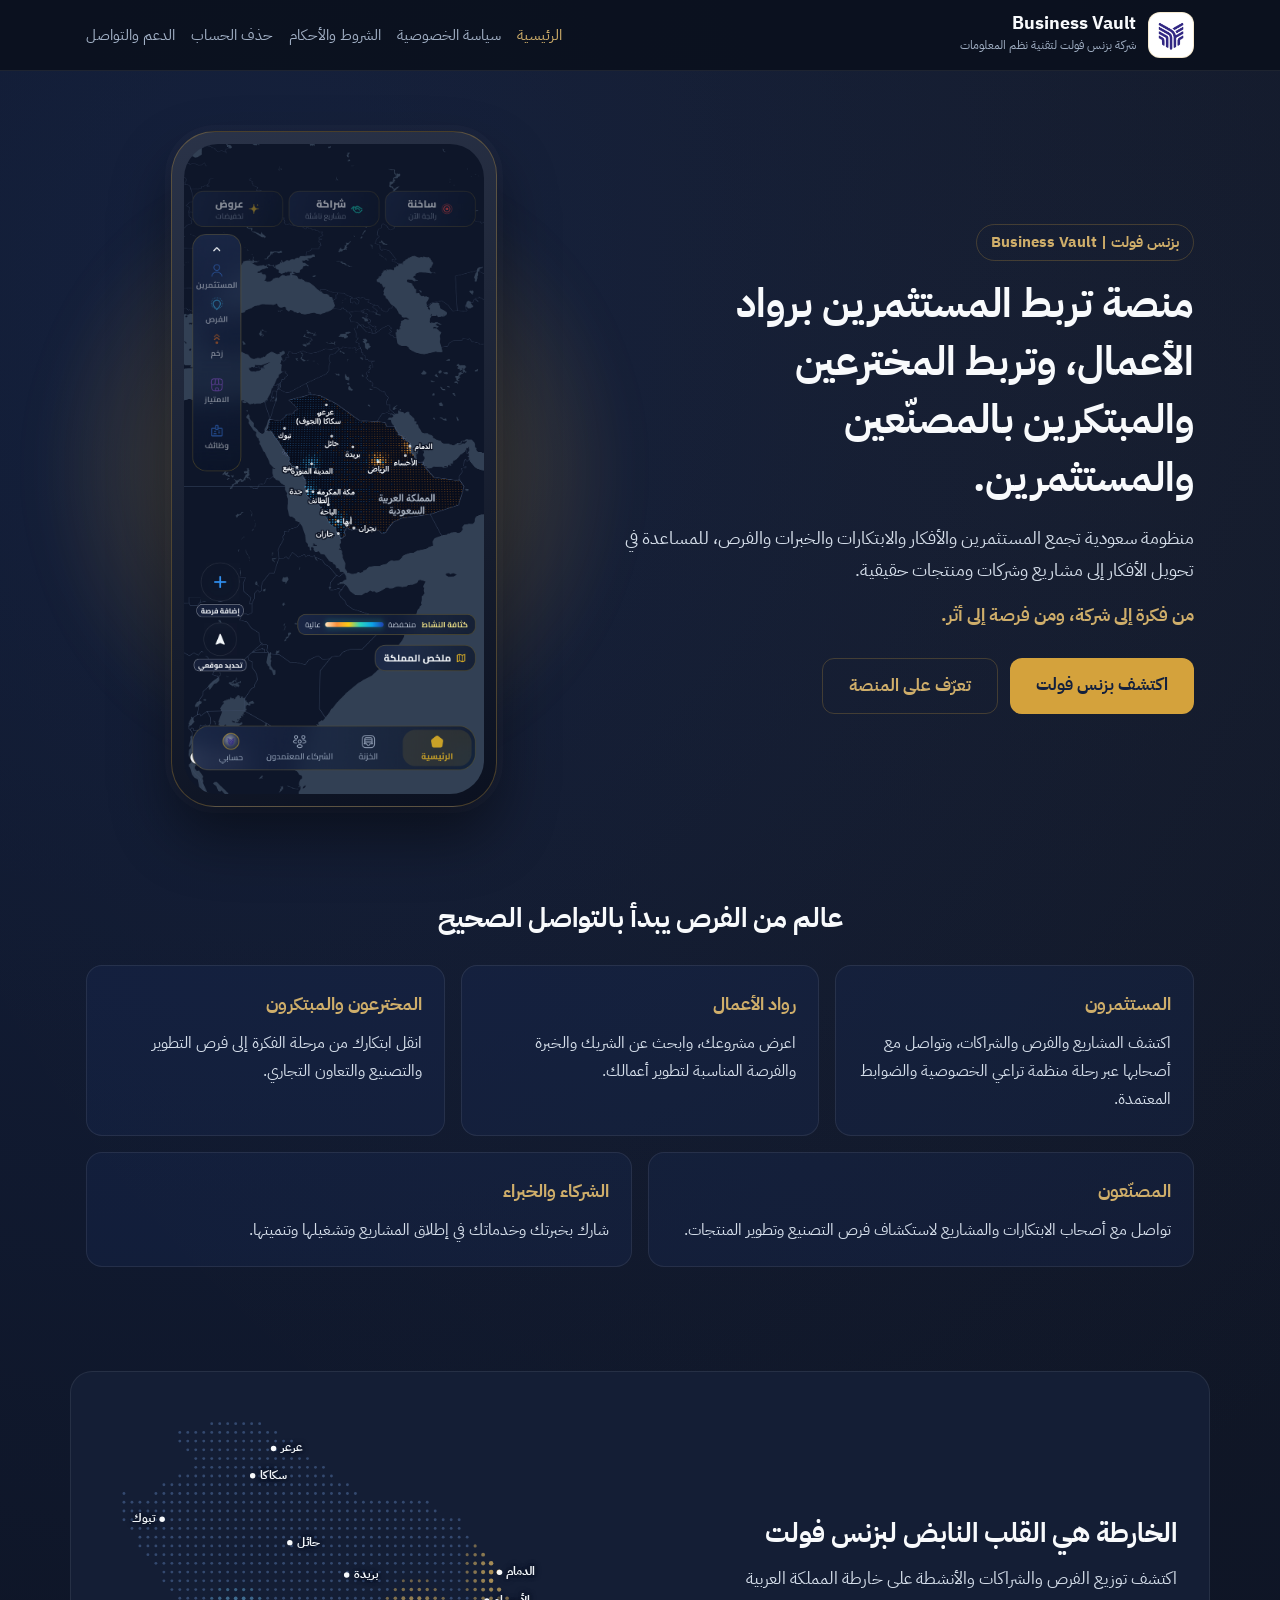
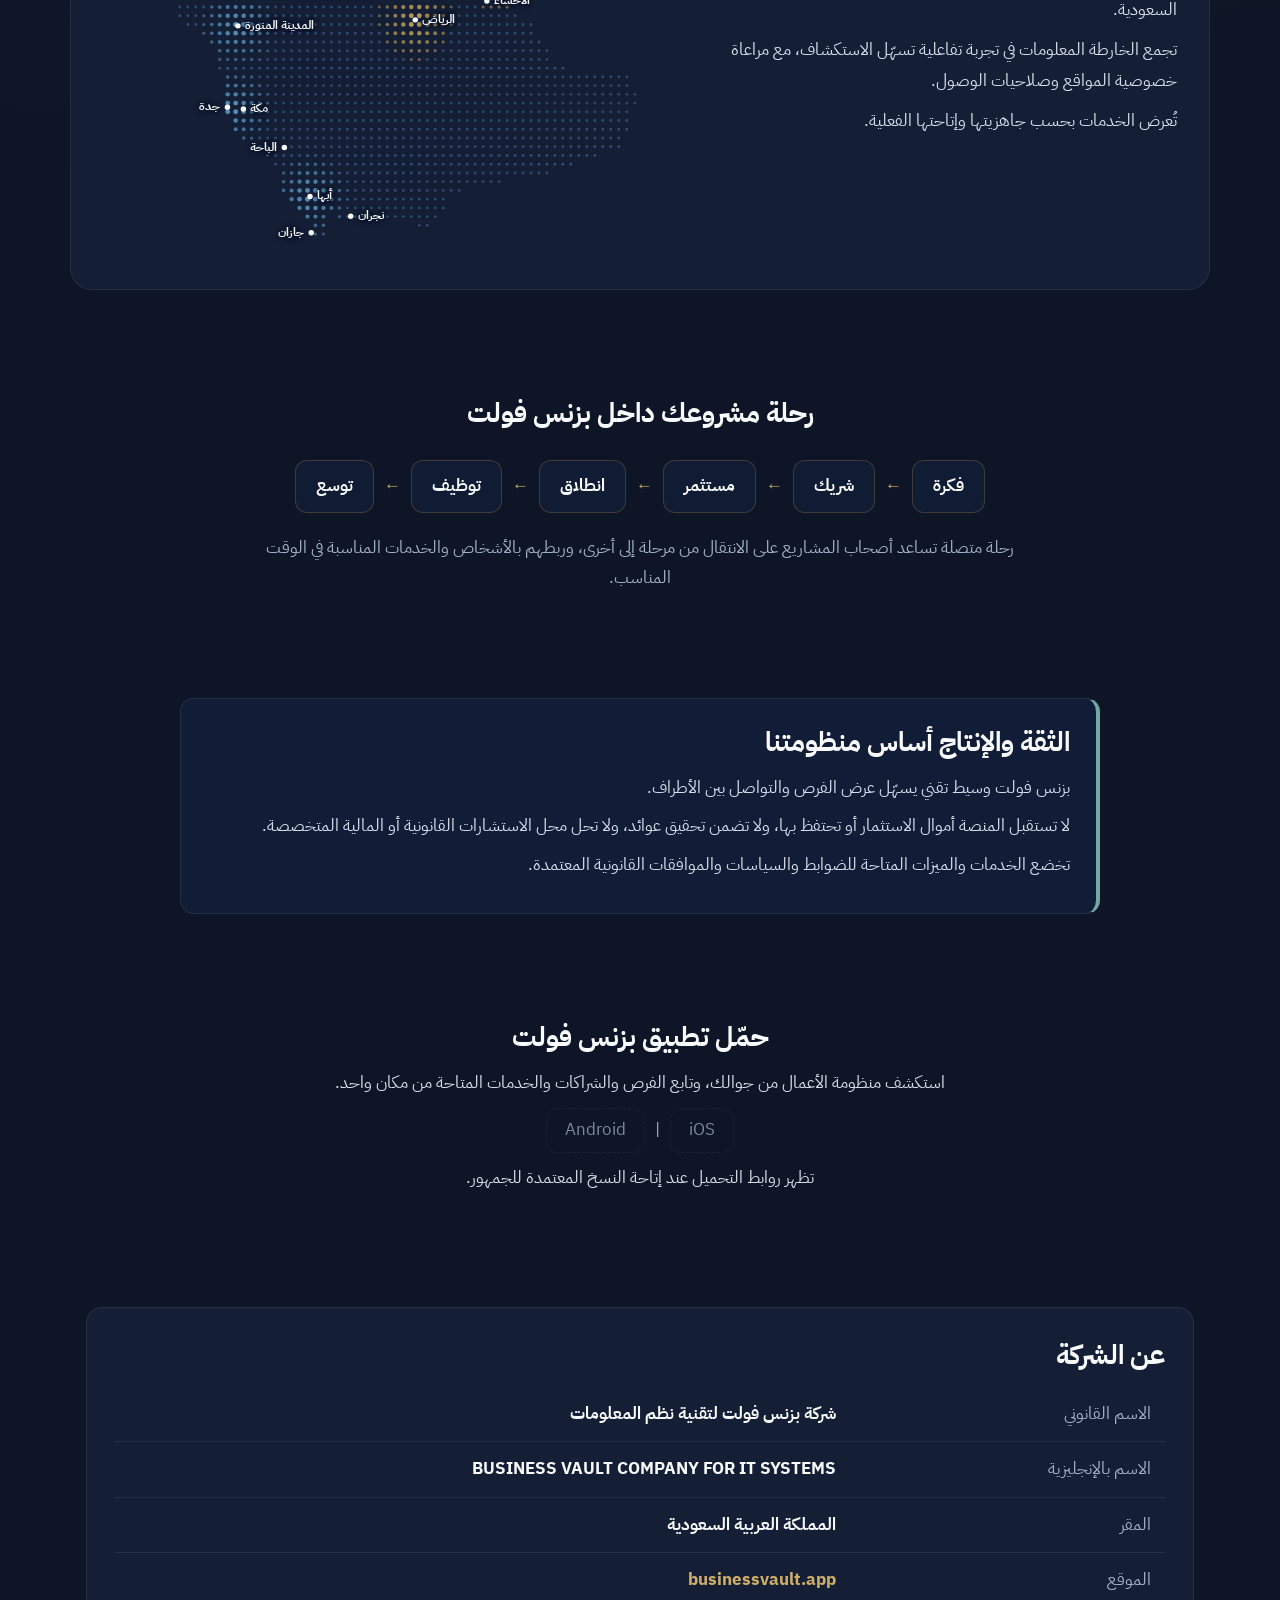
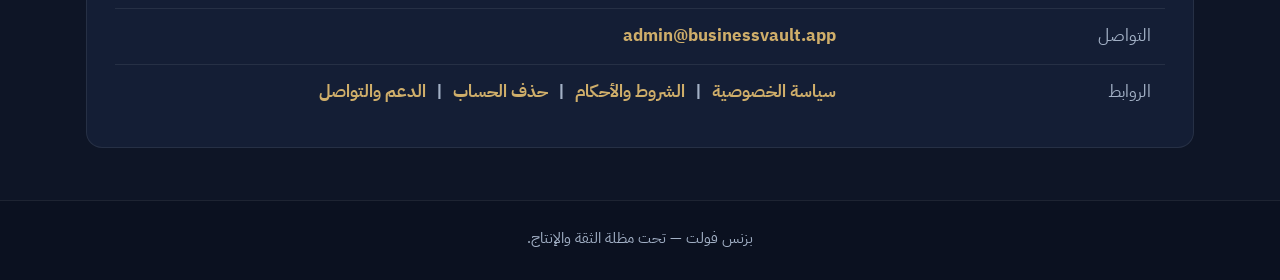
<file: index.html>
<!doctype html>
<html lang="ar" dir="rtl">
<head>
<meta charset="utf-8">
<meta name="viewport" content="width=device-width,initial-scale=1">
<meta http-equiv="Content-Security-Policy" content="default-src 'none'; style-src 'self'; img-src 'self'; font-src 'self'; base-uri 'none'; form-action 'none'">
<meta name="referrer" content="strict-origin-when-cross-origin">
<meta name="description" content="منصة تربط المستثمرين برواد الأعمال، وتربط المخترعين والمبتكرين بالمصنّعين والمستثمرين.">
<meta name="theme-color" content="#1E3468">
<link rel="canonical" href="https://businessvault.app/">
<title>بزنس فولت | Business Vault</title>
<link rel="stylesheet" href="assets/home.css">
<link rel="stylesheet" href="assets/ksa-labels.css">
</head>
<body>
<a class="skip" href="#content">تخطَّ إلى المحتوى</a>
<header><div class="container nav-wrapper">
<a href="./" class="brand"><span class="brand-logo"><img src="assets/logo.png" alt="شعار Business Vault" width="36" height="36"></span><span class="brand-text"><strong>Business Vault</strong><small>شركة بزنس فولت لتقنية نظم المعلومات</small></span></a>
<nav aria-label="روابط الموقع"><ul><li><a href="./" aria-current="page">الرئيسية</a></li><li><a href="privacy/">سياسة الخصوصية</a></li><li><a href="terms/">الشروط والأحكام</a></li><li><a href="account-deletion/">حذف الحساب</a></li><li><a href="support/">الدعم والتواصل</a></li></ul></nav>
</div></header>
<main id="content">
<section class="hero"><div class="container hero-grid">
<div class="hero-text">
<p class="eyebrow">بزنس فولت | <span class="ltr">Business Vault</span></p>
<h1>منصة تربط المستثمرين برواد الأعمال، وتربط المخترعين والمبتكرين بالمصنّعين والمستثمرين.</h1>
<p class="hero-desc">منظومة سعودية تجمع المستثمرين والأفكار والابتكارات والخبرات والفرص، للمساعدة في تحويل الأفكار إلى مشاريع وشركات ومنتجات حقيقية.</p>
<p class="tagline">من فكرة إلى شركة، ومن فرصة إلى أثر.</p>
<div class="cta"><a class="btn btn-gold" href="#audiences">اكتشف بزنس فولت</a><a class="btn btn-line" href="#map">تعرّف على المنصة</a></div>
</div>
<div class="hero-visual"><div class="phone"><div class="phone-screen"><img src="assets/app-home.png" alt="الشاشة الرئيسية في تطبيق بزنس فولت" width="780" height="1691"></div></div></div>
</div></section>
<section id="audiences"><div class="container">
<div class="section-header"><h2>عالم من الفرص يبدأ بالتواصل الصحيح</h2></div>
<div class="grid"><div class="feature"><h3>المستثمرون</h3><p>اكتشف المشاريع والفرص والشراكات، وتواصل مع أصحابها عبر رحلة منظمة تراعي الخصوصية والضوابط المعتمدة.</p></div><div class="feature"><h3>رواد الأعمال</h3><p>اعرض مشروعك، وابحث عن الشريك والخبرة والفرصة المناسبة لتطوير أعمالك.</p></div><div class="feature"><h3>المخترعون والمبتكرون</h3><p>انقل ابتكارك من مرحلة الفكرة إلى فرص التطوير والتصنيع والتعاون التجاري.</p></div><div class="feature"><h3>المصنّعون</h3><p>تواصل مع أصحاب الابتكارات والمشاريع لاستكشاف فرص التصنيع وتطوير المنتجات.</p></div><div class="feature"><h3>الشركاء والخبراء</h3><p>شارك بخبرتك وخدماتك في إطلاق المشاريع وتشغيلها وتنميتها.</p></div></div>
</div></section>
<section id="map"><div class="container map-box">
<div class="map-text">
<h2>الخارطة هي القلب النابض لبزنس فولت</h2>
<p>اكتشف توزيع الفرص والشراكات والأنشطة على خارطة المملكة العربية السعودية.</p>
<p>تجمع الخارطة المعلومات في تجربة تفاعلية تسهّل الاستكشاف، مع مراعاة خصوصية المواقع وصلاحيات الوصول.</p>
<p class="muted">تُعرض الخدمات بحسب جاهزيتها وإتاحتها الفعلية.</p>
</div>
<div class="map-img"><div class="ksa"><img src="assets/ksa-map.svg" alt="خارطة المملكة العربية السعودية" width="797" height="664"><div class="cities" aria-hidden="true"><span class="city c1">عرعر</span><span class="city c2">سكاكا</span><span class="city c3">تبوك</span><span class="city c4">حائل</span><span class="city c5">بريدة</span><span class="city c6">المدينة المنورة</span><span class="city c7">الرياض</span><span class="city c8">الدمام</span><span class="city c9">الأحساء</span><span class="city c10">جدة</span><span class="city c11">مكة</span><span class="city c12">الباحة</span><span class="city c13">أبها</span><span class="city c14">نجران</span><span class="city c15">جازان</span></div></div></div>
</div></section>
<section id="journey"><div class="container">
<div class="section-header"><h2>رحلة مشروعك داخل بزنس فولت</h2></div>
<ol class="journey"><li class="step">فكرة</li><li class="arrow" aria-hidden="true">←</li><li class="step">شريك</li><li class="arrow" aria-hidden="true">←</li><li class="step">مستثمر</li><li class="arrow" aria-hidden="true">←</li><li class="step">انطلاق</li><li class="arrow" aria-hidden="true">←</li><li class="step">توظيف</li><li class="arrow" aria-hidden="true">←</li><li class="step">توسع</li></ol>
<p class="lead-c">رحلة متصلة تساعد أصحاب المشاريع على الانتقال من مرحلة إلى أخرى، وربطهم بالأشخاص والخدمات المناسبة في الوقت المناسب.</p>
</div></section>
<section id="trust"><div class="container"><div class="legal-banner">
<h2>الثقة والإنتاج أساس منظومتنا</h2>
<p>بزنس فولت وسيط تقني يسهّل عرض الفرص والتواصل بين الأطراف.</p>
<p>لا تستقبل المنصة أموال الاستثمار أو تحتفظ بها، ولا تضمن تحقيق عوائد، ولا تحل محل الاستشارات القانونية أو المالية المتخصصة.</p>
<p>تخضع الخدمات والميزات المتاحة للضوابط والسياسات والموافقات القانونية المعتمدة.</p>
</div></div></section>
<section id="download"><div class="container download-box">
<h2>حمّل تطبيق بزنس فولت</h2>
<p>استكشف منظومة الأعمال من جوالك، وتابع الفرص والشراكات والخدمات المتاحة من مكان واحد.</p>
<p class="stores"><span class="store ltr">iOS</span> <span class="sep" aria-hidden="true">|</span> <span class="store ltr">Android</span></p>
<p class="muted">تظهر روابط التحميل عند إتاحة النسخ المعتمدة للجمهور.</p>
</div></section>
<section id="company"><div class="container"><div class="company-box">
<h2>عن الشركة</h2>
<table class="company-table"><tbody>
<tr><th scope="row">الاسم القانوني</th><td>شركة بزنس فولت لتقنية نظم المعلومات</td></tr>
<tr><th scope="row">الاسم بالإنجليزية</th><td><span class="ltr">BUSINESS VAULT COMPANY FOR IT SYSTEMS</span></td></tr>
<tr><th scope="row">المقر</th><td>المملكة العربية السعودية</td></tr>
<tr><th scope="row">الموقع</th><td><a class="ltr" href="./">businessvault.app</a></td></tr>
<tr><th scope="row">التواصل</th><td><a class="ltr" href="mailto:admin@businessvault.app">admin@businessvault.app</a></td></tr>
<tr><th scope="row">الروابط</th><td class="links-cell"><a href="privacy/">سياسة الخصوصية</a> <span class="sep" aria-hidden="true">|</span> <a href="terms/">الشروط والأحكام</a> <span class="sep" aria-hidden="true">|</span> <a href="account-deletion/">حذف الحساب</a> <span class="sep" aria-hidden="true">|</span> <a href="support/">الدعم والتواصل</a></td></tr>
</tbody></table>
</div></div></section>
</main>
<footer><div class="container">
<p>بزنس فولت — تحت مظلة الثقة والإنتاج.</p>
</div></footer>
</body>
</html>
</file>
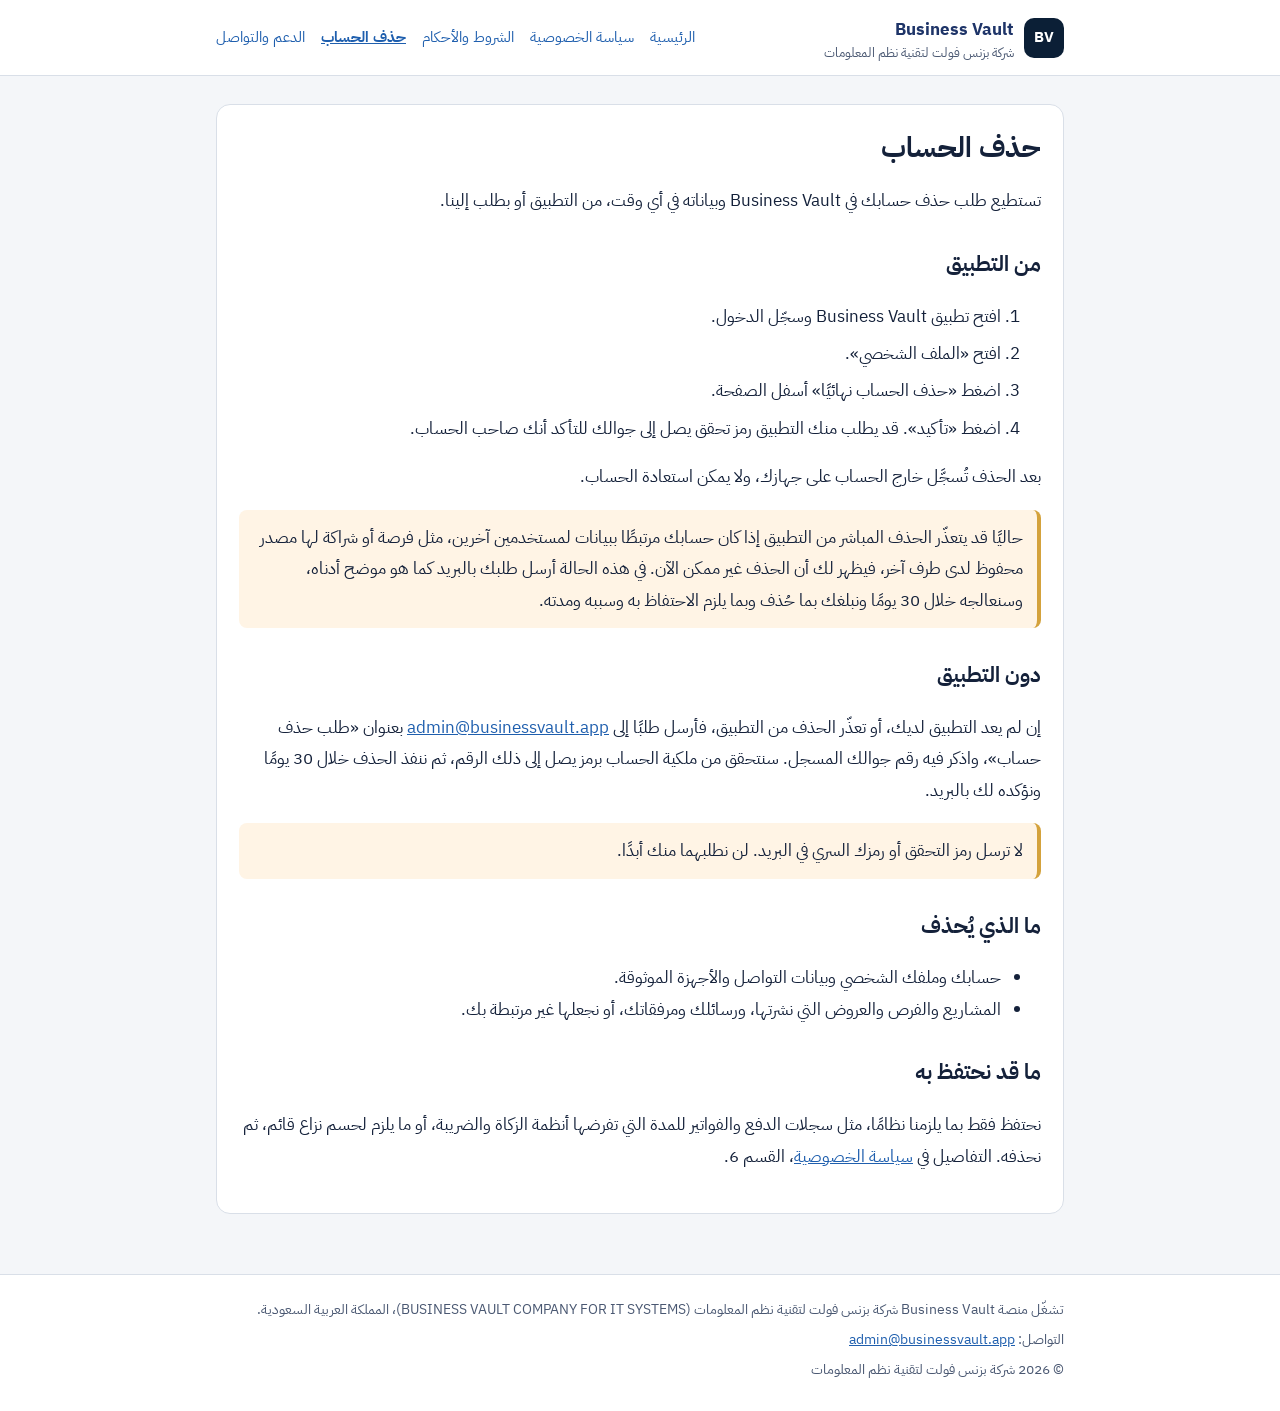
<file: account-deletion/index.html>
<!doctype html>
<html lang="ar" dir="rtl">
<head>
<meta charset="utf-8">
<meta name="viewport" content="width=device-width,initial-scale=1">
<meta http-equiv="Content-Security-Policy" content="default-src 'none'; style-src 'self'; img-src 'self'; font-src 'self'; base-uri 'none'; form-action 'none'">
<meta name="referrer" content="strict-origin-when-cross-origin">
<meta name="description" content="كيف تحذف حسابك في Business Vault من التطبيق أو بطلب عبر البريد، وما الذي يُحذف.">
<meta name="theme-color" content="#0b1f36">
<link rel="canonical" href="https://businessvault.app/account-deletion/">
<title>حذف الحساب | Business Vault</title>
<link rel="stylesheet" href="../assets/site.css">
</head>
<body>
<a class="skip" href="#content">تخطَّ إلى المحتوى</a>
<header class="top"><div class="wrap">
<a class="brand" href="../"><span class="mark" aria-hidden="true">BV</span><span>Business Vault<small>شركة بزنس فولت لتقنية نظم المعلومات</small></span></a>
<nav aria-label="روابط الموقع"><ul><li><a href="../">الرئيسية</a></li><li><a href="../privacy/">سياسة الخصوصية</a></li><li><a href="../terms/">الشروط والأحكام</a></li><li><a href="../account-deletion/" aria-current="page">حذف الحساب</a></li><li><a href="../support/">الدعم والتواصل</a></li></ul></nav>
</div></header>
<main id="content"><div class="wrap">
<article class="card">
    <h1>حذف الحساب</h1>
    <p>تستطيع طلب حذف حسابك في Business Vault وبياناته في أي وقت، من التطبيق أو بطلب إلينا.</p>

    <h2>من التطبيق</h2>
    <ol class="steps">
    <li>افتح تطبيق Business Vault وسجّل الدخول.</li>
    <li>افتح «الملف الشخصي».</li>
    <li>اضغط «حذف الحساب نهائيًا» أسفل الصفحة.</li>
    <li>اضغط «تأكيد». قد يطلب منك التطبيق رمز تحقق يصل إلى جوالك للتأكد أنك صاحب الحساب.</li>
    </ol>
    <p>بعد الحذف تُسجَّل خارج الحساب على جهازك، ولا يمكن استعادة الحساب.</p>
    <p class="note">حاليًا قد يتعذّر الحذف المباشر من التطبيق إذا كان حسابك مرتبطًا ببيانات لمستخدمين آخرين، مثل فرصة أو شراكة لها مصدر محفوظ لدى طرف آخر، فيظهر لك أن الحذف غير ممكن الآن. في هذه الحالة أرسل طلبك بالبريد كما هو موضح أدناه، وسنعالجه خلال 30 يومًا ونبلغك بما حُذف وبما يلزم الاحتفاظ به وسببه ومدته.</p>

    <h2>دون التطبيق</h2>
    <p>إن لم يعد التطبيق لديك، أو تعذّر الحذف من التطبيق، فأرسل طلبًا إلى <a class="ltr" href="mailto:admin@businessvault.app">admin@businessvault.app</a> بعنوان «طلب حذف حساب»، واذكر فيه رقم جوالك المسجل. سنتحقق من ملكية الحساب برمز يصل إلى ذلك الرقم، ثم ننفذ الحذف خلال 30 يومًا ونؤكده لك بالبريد.</p>
    <p class="note">لا ترسل رمز التحقق أو رمزك السري في البريد. لن نطلبهما منك أبدًا.</p>

    <h2>ما الذي يُحذف</h2>
    <ul>
    <li>حسابك وملفك الشخصي وبيانات التواصل والأجهزة الموثوقة.</li>
    <li>المشاريع والفرص والعروض التي نشرتها، ورسائلك ومرفقاتك، أو نجعلها غير مرتبطة بك.</li>
    </ul>
    <h2>ما قد نحتفظ به</h2>
    <p>نحتفظ فقط بما يلزمنا نظامًا، مثل سجلات الدفع والفواتير للمدة التي تفرضها أنظمة الزكاة والضريبة، أو ما يلزم لحسم نزاع قائم، ثم نحذفه. التفاصيل في <a href="../privacy/">سياسة الخصوصية</a>، القسم 6.</p>
    </article>
</div></main>
<footer><div class="wrap">
<p>تشغّل منصة Business Vault شركة بزنس فولت لتقنية نظم المعلومات <span class="ltr en-name">(BUSINESS VAULT COMPANY FOR IT SYSTEMS)</span>، المملكة العربية السعودية.</p>
<p>التواصل: <a class="ltr" href="mailto:admin@businessvault.app">admin@businessvault.app</a></p>
<p>© 2026 شركة بزنس فولت لتقنية نظم المعلومات</p>
</div></footer>
</body>
</html>
</file>
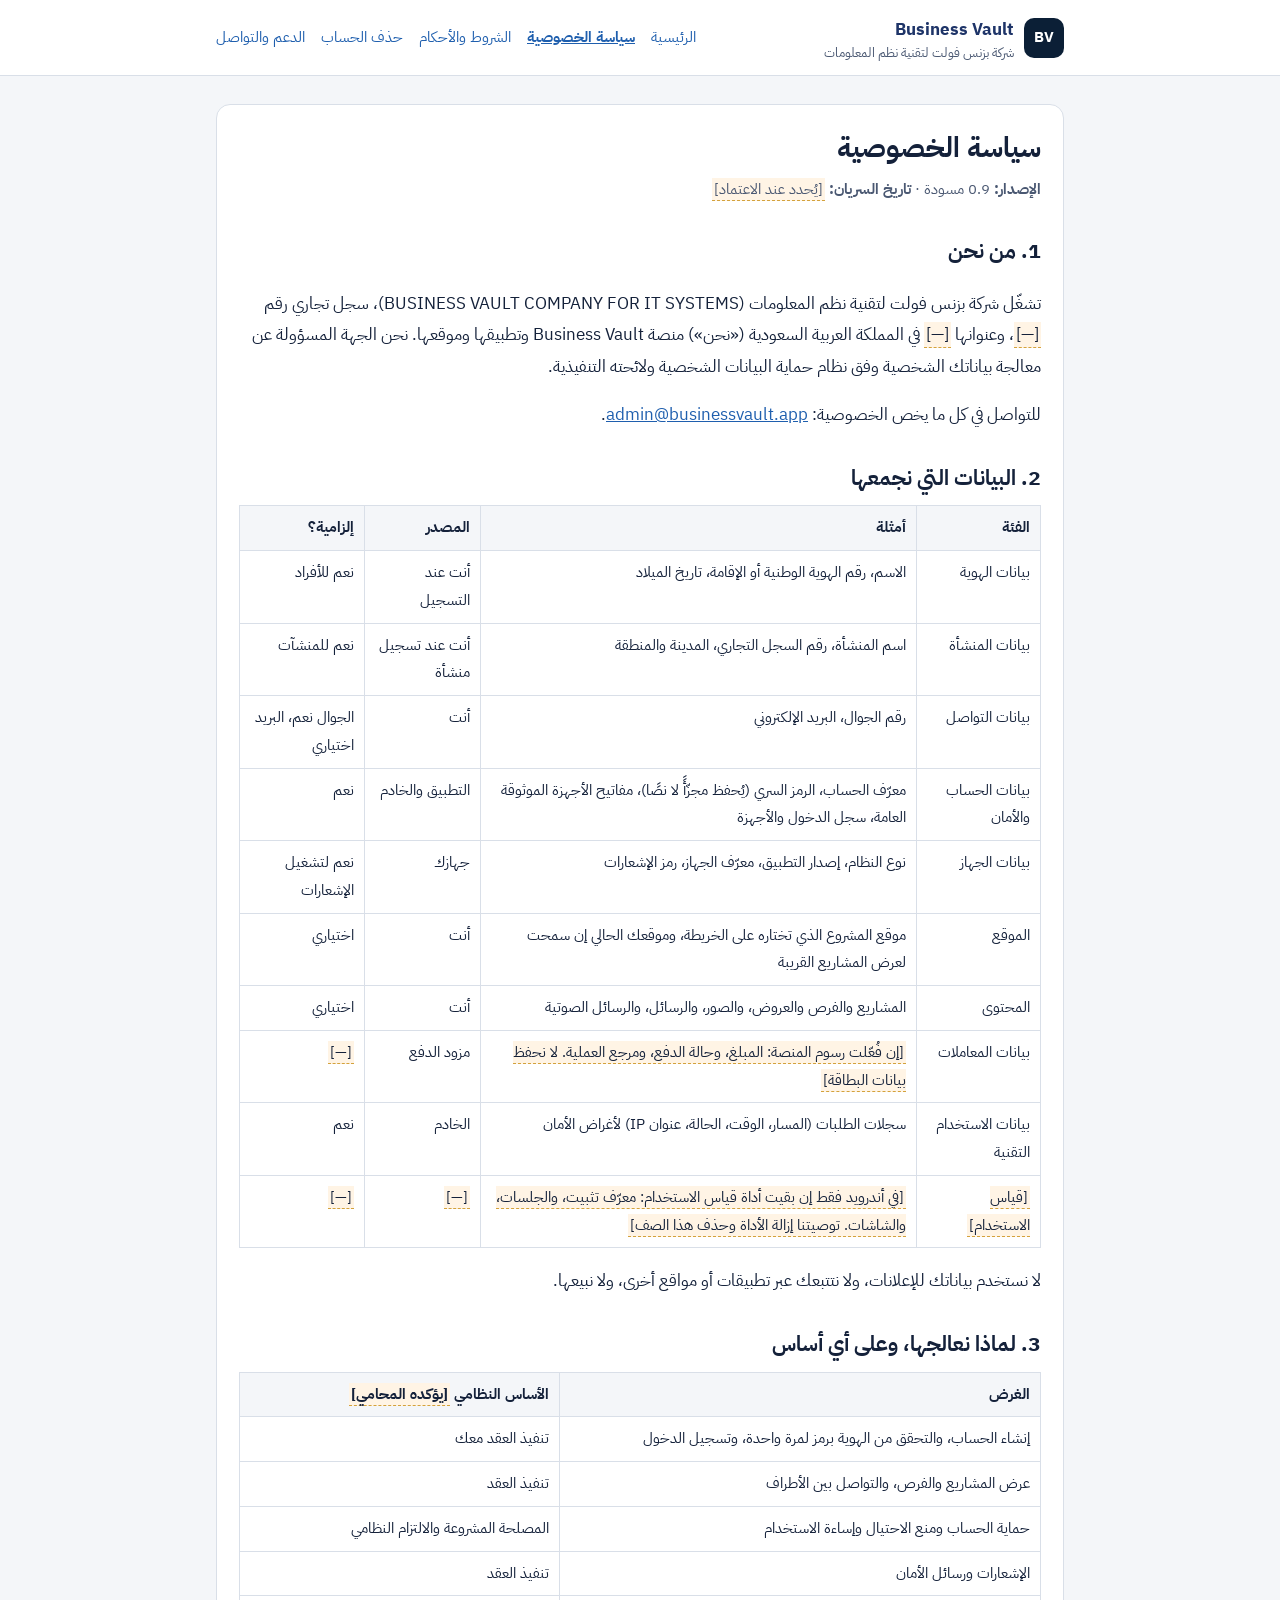
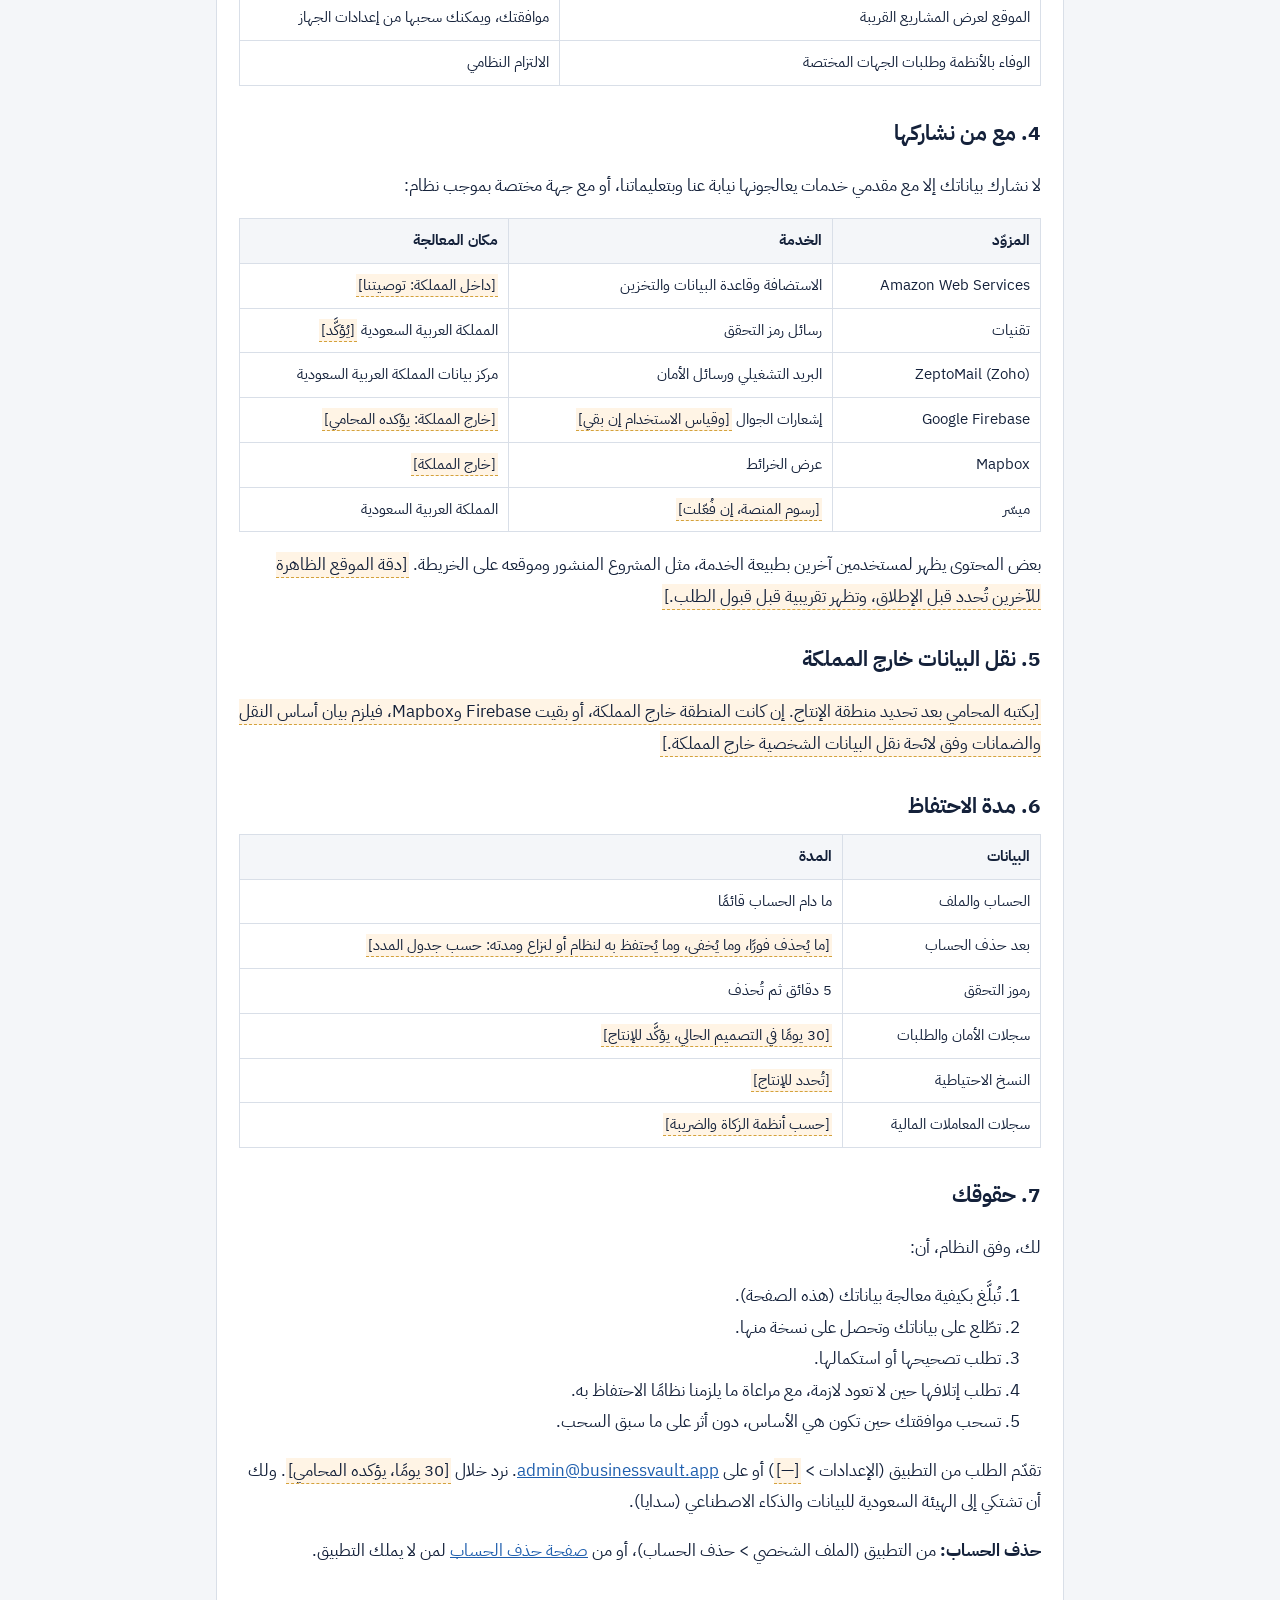
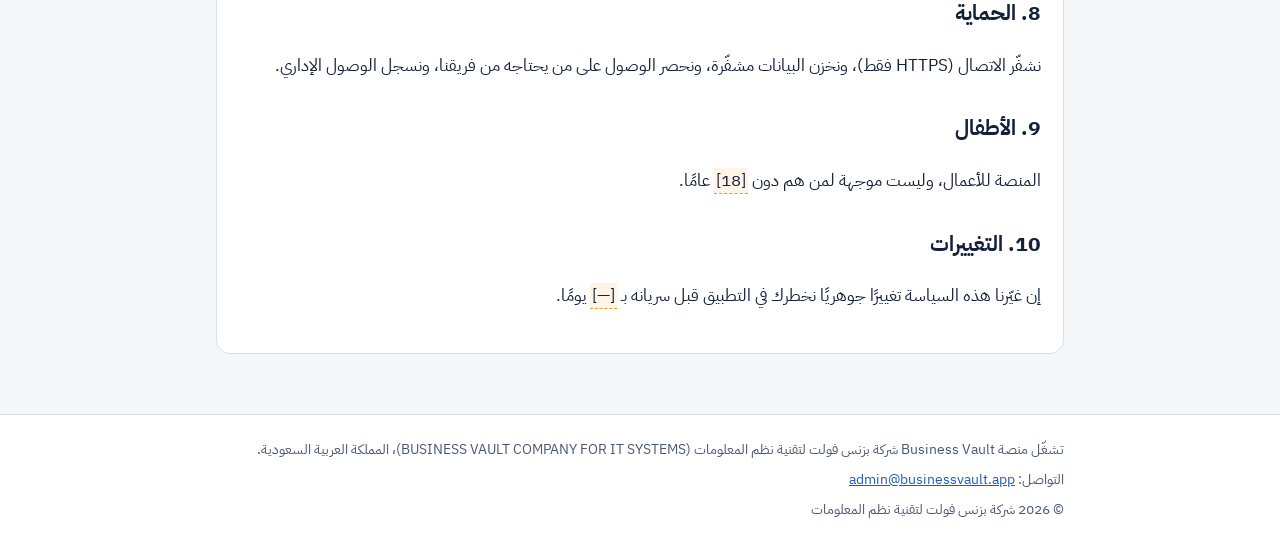
<file: privacy/index.html>
<!doctype html>
<html lang="ar" dir="rtl">
<head>
<meta charset="utf-8">
<meta name="viewport" content="width=device-width,initial-scale=1">
<meta http-equiv="Content-Security-Policy" content="default-src 'none'; style-src 'self'; img-src 'self'; font-src 'self'; base-uri 'none'; form-action 'none'">
<meta name="referrer" content="strict-origin-when-cross-origin">
<meta name="description" content="كيف تجمع منصة Business Vault بياناتك الشخصية وتستخدمها وتحميها، وحقوقك عليها.">
<meta name="theme-color" content="#0b1f36">
<link rel="canonical" href="https://businessvault.app/privacy/">
<title>سياسة الخصوصية | Business Vault</title>
<link rel="stylesheet" href="../assets/site.css">
</head>
<body>
<a class="skip" href="#content">تخطَّ إلى المحتوى</a>
<header class="top"><div class="wrap">
<a class="brand" href="../"><span class="mark" aria-hidden="true">BV</span><span>Business Vault<small>شركة بزنس فولت لتقنية نظم المعلومات</small></span></a>
<nav aria-label="روابط الموقع"><ul><li><a href="../">الرئيسية</a></li><li><a href="../privacy/" aria-current="page">سياسة الخصوصية</a></li><li><a href="../terms/">الشروط والأحكام</a></li><li><a href="../account-deletion/">حذف الحساب</a></li><li><a href="../support/">الدعم والتواصل</a></li></ul></nav>
</div></header>
<main id="content"><div class="wrap">
<article class="card">
<h1>سياسة الخصوصية</h1>
<p class="meta"><strong>الإصدار:</strong> 0.9 مسودة · <strong>تاريخ السريان:</strong> <mark class="pending">[يُحدد عند الاعتماد]</mark></p>
<h2>1. من نحن</h2>
<p>تشغّل شركة بزنس فولت لتقنية نظم المعلومات <span class="ltr en-name">(BUSINESS VAULT COMPANY FOR IT SYSTEMS)</span>، سجل تجاري رقم <mark class="pending">[—]</mark>، وعنوانها <mark class="pending">[—]</mark> في المملكة العربية السعودية («نحن») منصة Business Vault وتطبيقها وموقعها. نحن الجهة المسؤولة عن معالجة بياناتك الشخصية وفق نظام حماية البيانات الشخصية ولائحته التنفيذية.</p>
<p>للتواصل في كل ما يخص الخصوصية: <a class="ltr" href="mailto:admin@businessvault.app">admin@businessvault.app</a>.</p>
<h2>2. البيانات التي نجمعها</h2>
<div class="table-wrap"><table class="wide">
<thead><tr><th scope="col">الفئة</th><th scope="col">أمثلة</th><th scope="col">المصدر</th><th scope="col">إلزامية؟</th></tr></thead>
<tbody>
<tr><td>بيانات الهوية</td><td>الاسم، رقم الهوية الوطنية أو الإقامة، تاريخ الميلاد</td><td>أنت عند التسجيل</td><td>نعم للأفراد</td></tr>
<tr><td>بيانات المنشأة</td><td>اسم المنشأة، رقم السجل التجاري، المدينة والمنطقة</td><td>أنت عند تسجيل منشأة</td><td>نعم للمنشآت</td></tr>
<tr><td>بيانات التواصل</td><td>رقم الجوال، البريد الإلكتروني</td><td>أنت</td><td>الجوال نعم، البريد اختياري</td></tr>
<tr><td>بيانات الحساب والأمان</td><td>معرّف الحساب، الرمز السري (يُحفظ مجزّأً لا نصًا)، مفاتيح الأجهزة الموثوقة العامة، سجل الدخول والأجهزة</td><td>التطبيق والخادم</td><td>نعم</td></tr>
<tr><td>بيانات الجهاز</td><td>نوع النظام، إصدار التطبيق، معرّف الجهاز، رمز الإشعارات</td><td>جهازك</td><td>نعم لتشغيل الإشعارات</td></tr>
<tr><td>الموقع</td><td>موقع المشروع الذي تختاره على الخريطة، وموقعك الحالي إن سمحت لعرض المشاريع القريبة</td><td>أنت</td><td>اختياري</td></tr>
<tr><td>المحتوى</td><td>المشاريع والفرص والعروض، والصور، والرسائل، والرسائل الصوتية</td><td>أنت</td><td>اختياري</td></tr>
<tr><td>بيانات المعاملات</td><td><mark class="pending">[إن فُعّلت رسوم المنصة: المبلغ، وحالة الدفع، ومرجع العملية. لا نحفظ بيانات البطاقة]</mark></td><td>مزود الدفع</td><td><mark class="pending">[—]</mark></td></tr>
<tr><td>بيانات الاستخدام التقنية</td><td>سجلات الطلبات (المسار، الوقت، الحالة، عنوان IP) لأغراض الأمان</td><td>الخادم</td><td>نعم</td></tr>
<tr><td><mark class="pending">[قياس الاستخدام]</mark></td><td><mark class="pending">[في أندرويد فقط إن بقيت أداة قياس الاستخدام: معرّف تثبيت، والجلسات، والشاشات. توصيتنا إزالة الأداة وحذف هذا الصف]</mark></td><td><mark class="pending">[—]</mark></td><td><mark class="pending">[—]</mark></td></tr>
</tbody>
</table></div>
<p>لا نستخدم بياناتك للإعلانات، ولا نتتبعك عبر تطبيقات أو مواقع أخرى، ولا نبيعها.</p>
<h2>3. لماذا نعالجها، وعلى أي أساس</h2>
<div class="table-wrap"><table class="wide">
<thead><tr><th scope="col">الغرض</th><th scope="col">الأساس النظامي <mark class="pending">[يؤكده المحامي]</mark></th></tr></thead>
<tbody>
<tr><td>إنشاء الحساب، والتحقق من الهوية برمز لمرة واحدة، وتسجيل الدخول</td><td>تنفيذ العقد معك</td></tr>
<tr><td>عرض المشاريع والفرص، والتواصل بين الأطراف</td><td>تنفيذ العقد</td></tr>
<tr><td>حماية الحساب ومنع الاحتيال وإساءة الاستخدام</td><td>المصلحة المشروعة والالتزام النظامي</td></tr>
<tr><td>الإشعارات ورسائل الأمان</td><td>تنفيذ العقد</td></tr>
<tr><td>الموقع لعرض المشاريع القريبة</td><td>موافقتك، ويمكنك سحبها من إعدادات الجهاز</td></tr>
<tr><td>الوفاء بالأنظمة وطلبات الجهات المختصة</td><td>الالتزام النظامي</td></tr>
</tbody>
</table></div>
<h2>4. مع من نشاركها</h2>
<p>لا نشارك بياناتك إلا مع مقدمي خدمات يعالجونها نيابة عنا وبتعليماتنا، أو مع جهة مختصة بموجب نظام:</p>
<div class="table-wrap"><table class="wide">
<thead><tr><th scope="col">المزوّد</th><th scope="col">الخدمة</th><th scope="col">مكان المعالجة</th></tr></thead>
<tbody>
<tr><td>Amazon Web Services</td><td>الاستضافة وقاعدة البيانات والتخزين</td><td><mark class="pending">[داخل المملكة: توصيتنا]</mark></td></tr>
<tr><td>تقنيات</td><td>رسائل رمز التحقق</td><td>المملكة العربية السعودية <mark class="pending">[يُؤكَّد]</mark></td></tr>
<tr><td>ZeptoMail (Zoho)</td><td>البريد التشغيلي ورسائل الأمان</td><td>مركز بيانات المملكة العربية السعودية</td></tr>
<tr><td>Google Firebase</td><td>إشعارات الجوال <mark class="pending">[وقياس الاستخدام إن بقي]</mark></td><td><mark class="pending">[خارج المملكة: يؤكده المحامي]</mark></td></tr>
<tr><td>Mapbox</td><td>عرض الخرائط</td><td><mark class="pending">[خارج المملكة]</mark></td></tr>
<tr><td>ميسّر</td><td><mark class="pending">[رسوم المنصة، إن فُعّلت]</mark></td><td>المملكة العربية السعودية</td></tr>
</tbody>
</table></div>
<p>بعض المحتوى يظهر لمستخدمين آخرين بطبيعة الخدمة، مثل المشروع المنشور وموقعه على الخريطة. <mark class="pending">[دقة الموقع الظاهرة للآخرين تُحدد قبل الإطلاق، وتظهر تقريبية قبل قبول الطلب.]</mark></p>
<h2>5. نقل البيانات خارج المملكة</h2>
<p><mark class="pending">[يكتبه المحامي بعد تحديد منطقة الإنتاج. إن كانت المنطقة خارج المملكة، أو بقيت Firebase وMapbox، فيلزم بيان أساس النقل والضمانات وفق لائحة نقل البيانات الشخصية خارج المملكة.]</mark></p>
<h2>6. مدة الاحتفاظ</h2>
<div class="table-wrap"><table class="wide">
<thead><tr><th scope="col">البيانات</th><th scope="col">المدة</th></tr></thead>
<tbody>
<tr><td>الحساب والملف</td><td>ما دام الحساب قائمًا</td></tr>
<tr><td>بعد حذف الحساب</td><td><mark class="pending">[ما يُحذف فورًا، وما يُخفى، وما يُحتفظ به لنظام أو لنزاع ومدته: حسب جدول المدد]</mark></td></tr>
<tr><td>رموز التحقق</td><td>5 دقائق ثم تُحذف</td></tr>
<tr><td>سجلات الأمان والطلبات</td><td><mark class="pending">[30 يومًا في التصميم الحالي، يؤكَّد للإنتاج]</mark></td></tr>
<tr><td>النسخ الاحتياطية</td><td><mark class="pending">[تُحدد للإنتاج]</mark></td></tr>
<tr><td>سجلات المعاملات المالية</td><td><mark class="pending">[حسب أنظمة الزكاة والضريبة]</mark></td></tr>
</tbody>
</table></div>
<h2>7. حقوقك</h2>
<p>لك، وفق النظام، أن:</p>
<ol>
<li>تُبلَّغ بكيفية معالجة بياناتك (هذه الصفحة).</li>
<li>تطّلع على بياناتك وتحصل على نسخة منها.</li>
<li>تطلب تصحيحها أو استكمالها.</li>
<li>تطلب إتلافها حين لا تعود لازمة، مع مراعاة ما يلزمنا نظامًا الاحتفاظ به.</li>
<li>تسحب موافقتك حين تكون هي الأساس، دون أثر على ما سبق السحب.</li>
</ol>
<p>تقدّم الطلب من التطبيق (الإعدادات &gt; <mark class="pending">[—]</mark>) أو على <a class="ltr" href="mailto:admin@businessvault.app">admin@businessvault.app</a>. نرد خلال <mark class="pending">[30 يومًا، يؤكده المحامي]</mark>. ولك أن تشتكي إلى الهيئة السعودية للبيانات والذكاء الاصطناعي (سدايا).</p>
<p><strong>حذف الحساب:</strong> من التطبيق (الملف الشخصي &gt; حذف الحساب)، أو من <a href="../account-deletion/">صفحة حذف الحساب</a> لمن لا يملك التطبيق.</p>
<h2>8. الحماية</h2>
<p>نشفّر الاتصال (HTTPS فقط)، ونخزن البيانات مشفّرة، ونحصر الوصول على من يحتاجه من فريقنا، ونسجل الوصول الإداري.</p>
<h2>9. الأطفال</h2>
<p>المنصة للأعمال، وليست موجهة لمن هم دون <mark class="pending">[18]</mark> عامًا.</p>
<h2>10. التغييرات</h2>
<p>إن غيّرنا هذه السياسة تغييرًا جوهريًا نخطرك في التطبيق قبل سريانه بـ <mark class="pending">[—]</mark> يومًا.</p>
</article>
</div></main>
<footer><div class="wrap">
<p>تشغّل منصة Business Vault شركة بزنس فولت لتقنية نظم المعلومات <span class="ltr en-name">(BUSINESS VAULT COMPANY FOR IT SYSTEMS)</span>، المملكة العربية السعودية.</p>
<p>التواصل: <a class="ltr" href="mailto:admin@businessvault.app">admin@businessvault.app</a></p>
<p>© 2026 شركة بزنس فولت لتقنية نظم المعلومات</p>
</div></footer>
</body>
</html>
</file>
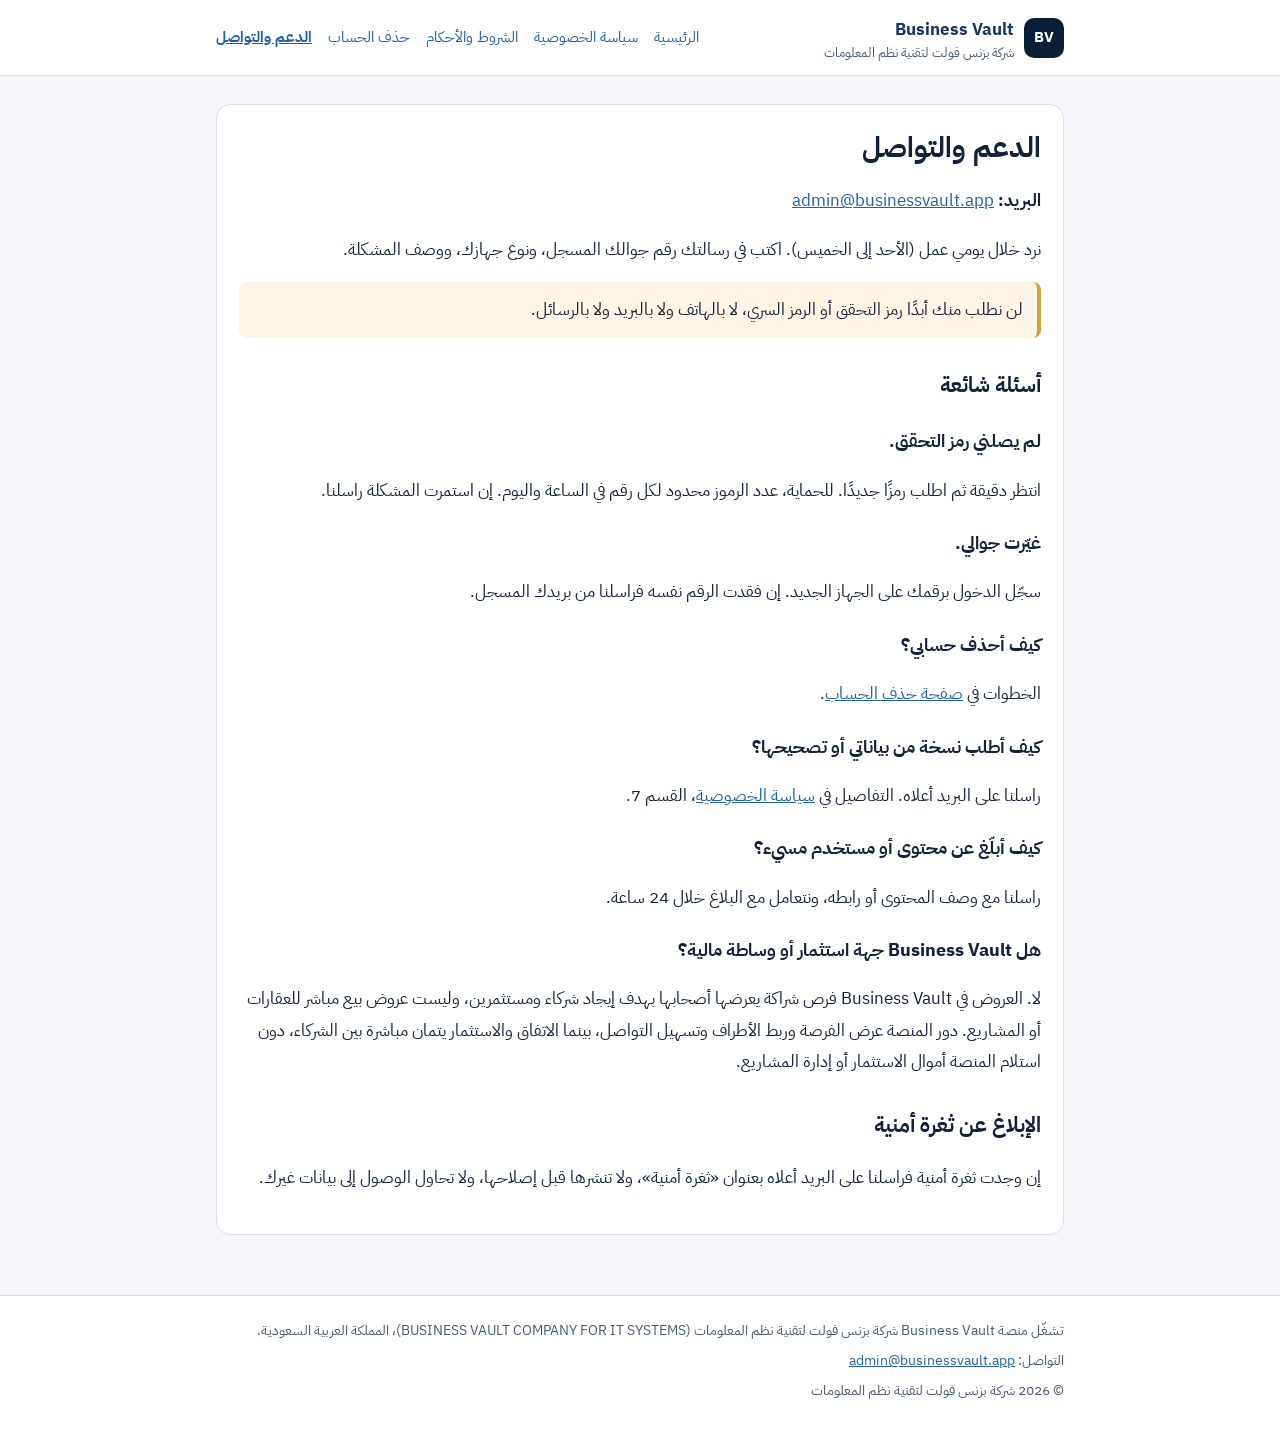
<file: support/index.html>
<!doctype html>
<html lang="ar" dir="rtl">
<head>
<meta charset="utf-8">
<meta name="viewport" content="width=device-width,initial-scale=1">
<meta http-equiv="Content-Security-Policy" content="default-src 'none'; style-src 'self'; img-src 'self'; font-src 'self'; base-uri 'none'; form-action 'none'">
<meta name="referrer" content="strict-origin-when-cross-origin">
<meta name="description" content="تواصل مع فريق دعم Business Vault، وأجوبة الأسئلة الشائعة.">
<meta name="theme-color" content="#0b1f36">
<link rel="canonical" href="https://businessvault.app/support/">
<title>الدعم والتواصل | Business Vault</title>
<link rel="stylesheet" href="../assets/site.css">
</head>
<body>
<a class="skip" href="#content">تخطَّ إلى المحتوى</a>
<header class="top"><div class="wrap">
<a class="brand" href="../"><span class="mark" aria-hidden="true">BV</span><span>Business Vault<small>شركة بزنس فولت لتقنية نظم المعلومات</small></span></a>
<nav aria-label="روابط الموقع"><ul><li><a href="../">الرئيسية</a></li><li><a href="../privacy/">سياسة الخصوصية</a></li><li><a href="../terms/">الشروط والأحكام</a></li><li><a href="../account-deletion/">حذف الحساب</a></li><li><a href="../support/" aria-current="page">الدعم والتواصل</a></li></ul></nav>
</div></header>
<main id="content"><div class="wrap">
<article class="card">
    <h1>الدعم والتواصل</h1>
    <p><strong>البريد:</strong> <a class="ltr" href="mailto:admin@businessvault.app">admin@businessvault.app</a></p>
    <p>نرد خلال يومي عمل (الأحد إلى الخميس). اكتب في رسالتك رقم جوالك المسجل، ونوع جهازك، ووصف المشكلة.</p>
    <p class="note">لن نطلب منك أبدًا رمز التحقق أو الرمز السري، لا بالهاتف ولا بالبريد ولا بالرسائل.</p>

    <h2>أسئلة شائعة</h2>
    <h3>لم يصلني رمز التحقق.</h3>
    <p>انتظر دقيقة ثم اطلب رمزًا جديدًا. للحماية، عدد الرموز محدود لكل رقم في الساعة واليوم. إن استمرت المشكلة راسلنا.</p>
    <h3>غيّرت جوالي.</h3>
    <p>سجّل الدخول برقمك على الجهاز الجديد. إن فقدت الرقم نفسه فراسلنا من بريدك المسجل.</p>
    <h3>كيف أحذف حسابي؟</h3>
    <p>الخطوات في <a href="../account-deletion/">صفحة حذف الحساب</a>.</p>
    <h3>كيف أطلب نسخة من بياناتي أو تصحيحها؟</h3>
    <p>راسلنا على البريد أعلاه. التفاصيل في <a href="../privacy/">سياسة الخصوصية</a>، القسم 7.</p>
    <h3>كيف أبلّغ عن محتوى أو مستخدم مسيء؟</h3>
    <p>راسلنا مع وصف المحتوى أو رابطه، ونتعامل مع البلاغ خلال 24 ساعة.</p>
    <h3>هل Business Vault جهة استثمار أو وساطة مالية؟</h3>
    <p>لا. العروض في Business Vault فرص شراكة يعرضها أصحابها بهدف إيجاد شركاء ومستثمرين، وليست عروض بيع مباشر للعقارات أو المشاريع. دور المنصة عرض الفرصة وربط الأطراف وتسهيل التواصل، بينما الاتفاق والاستثمار يتمان مباشرة بين الشركاء، دون استلام المنصة أموال الاستثمار أو إدارة المشاريع.</p>

    <h2>الإبلاغ عن ثغرة أمنية</h2>
    <p>إن وجدت ثغرة أمنية فراسلنا على البريد أعلاه بعنوان «ثغرة أمنية»، ولا تنشرها قبل إصلاحها، ولا تحاول الوصول إلى بيانات غيرك.</p>
    </article>
</div></main>
<footer><div class="wrap">
<p>تشغّل منصة Business Vault شركة بزنس فولت لتقنية نظم المعلومات <span class="ltr en-name">(BUSINESS VAULT COMPANY FOR IT SYSTEMS)</span>، المملكة العربية السعودية.</p>
<p>التواصل: <a class="ltr" href="mailto:admin@businessvault.app">admin@businessvault.app</a></p>
<p>© 2026 شركة بزنس فولت لتقنية نظم المعلومات</p>
</div></footer>
</body>
</html>
</file>
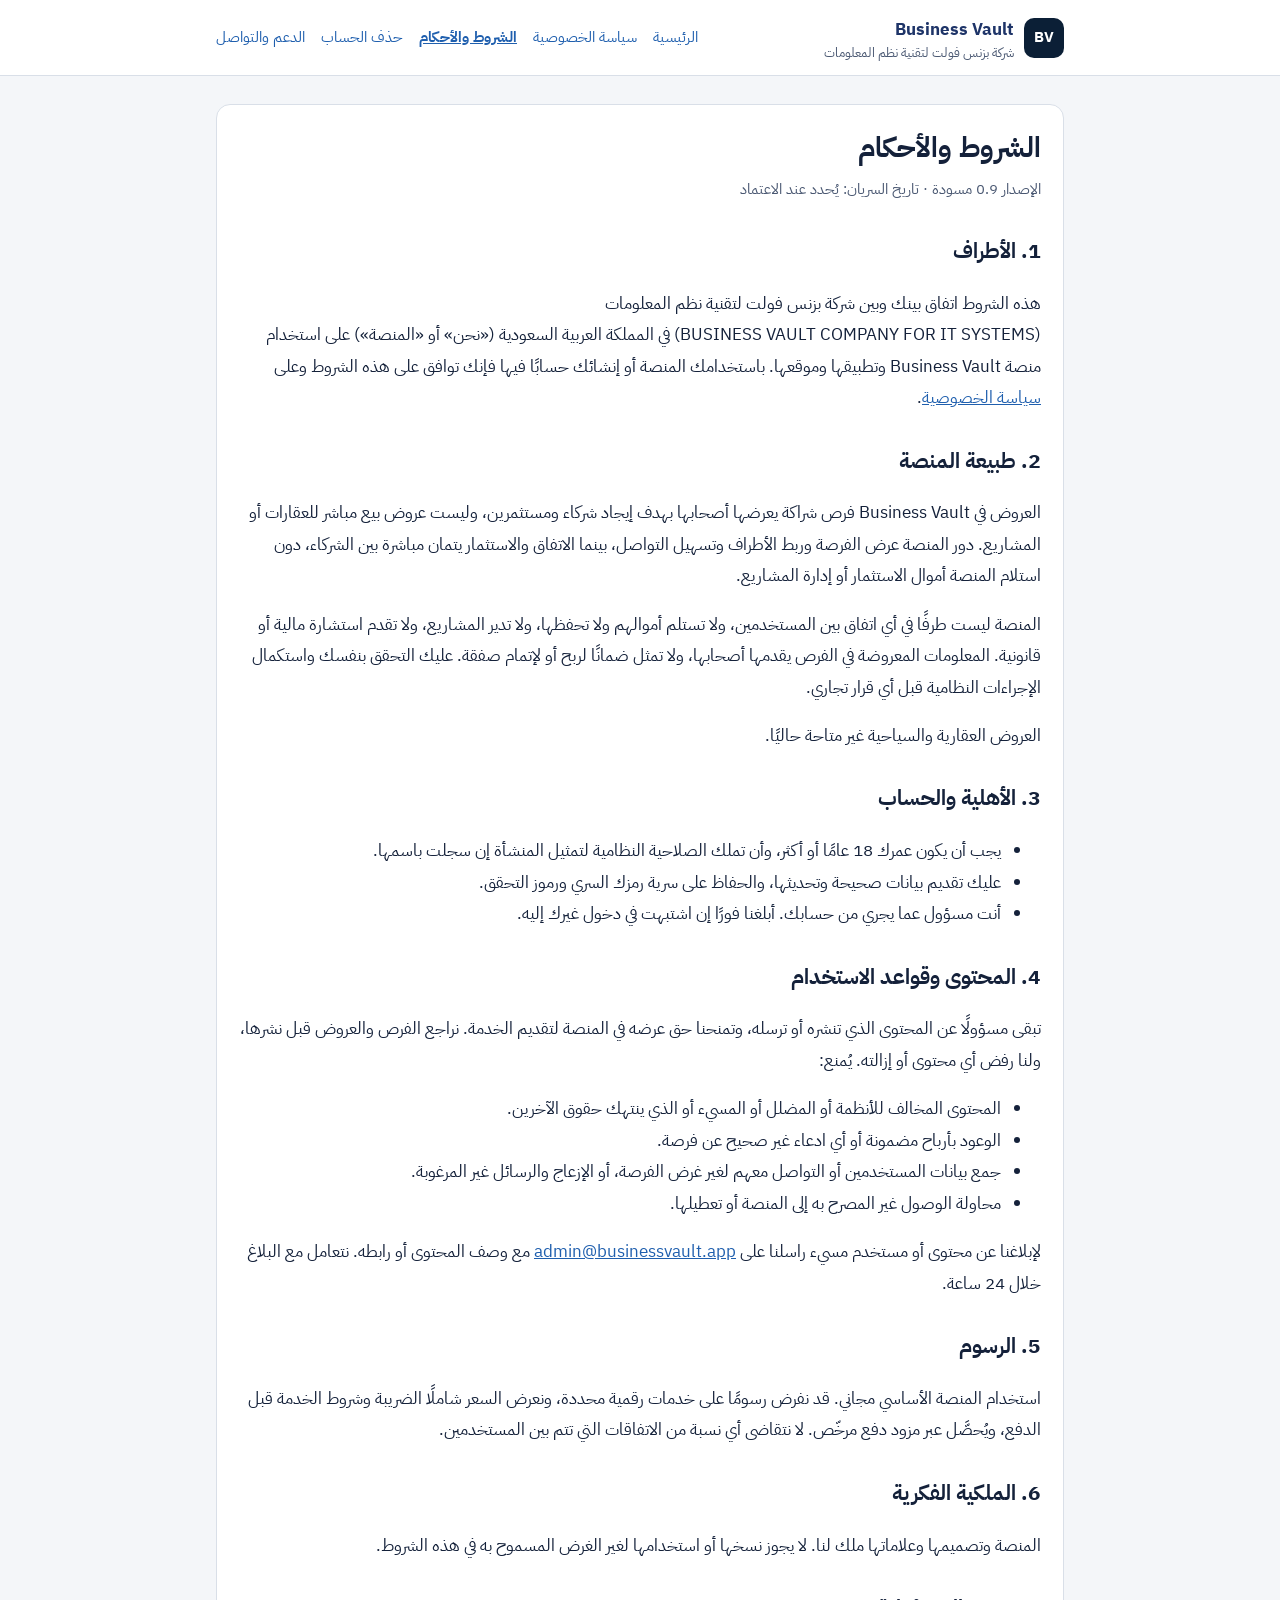
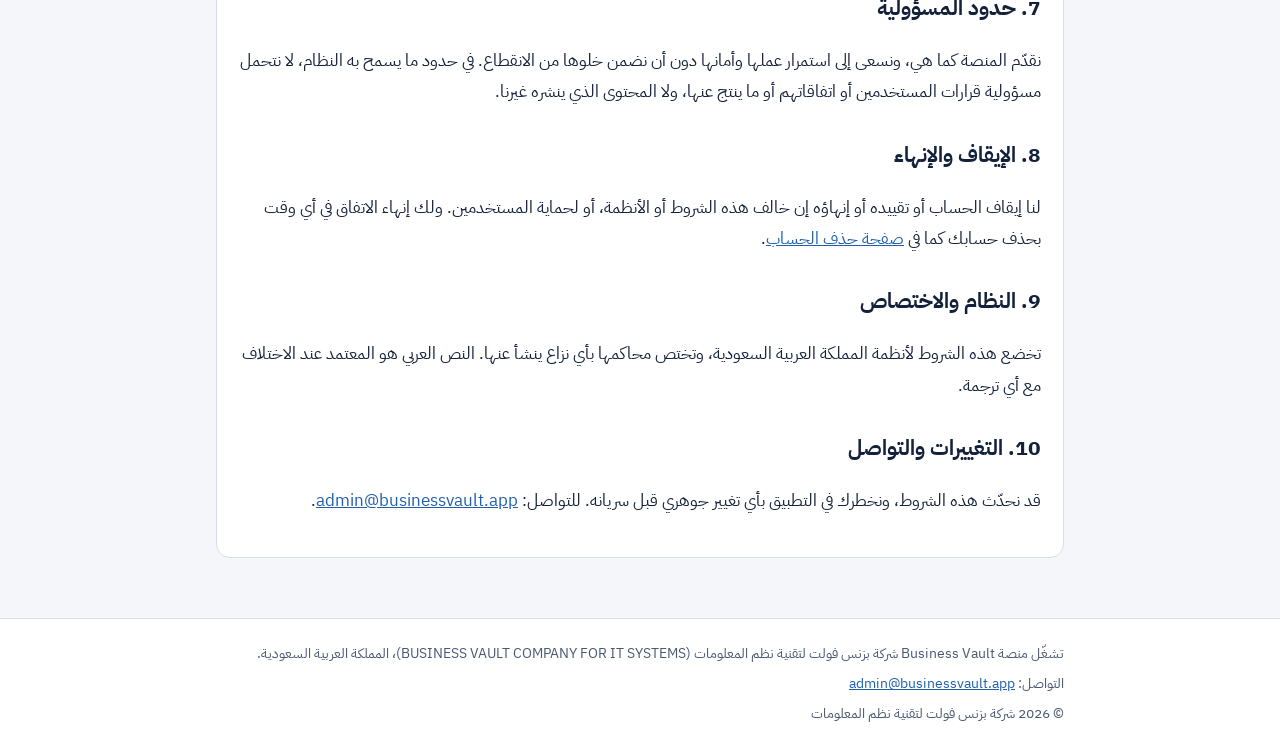
<file: terms/index.html>
<!doctype html>
<html lang="ar" dir="rtl">
<head>
<meta charset="utf-8">
<meta name="viewport" content="width=device-width,initial-scale=1">
<meta http-equiv="Content-Security-Policy" content="default-src 'none'; style-src 'self'; img-src 'self'; font-src 'self'; base-uri 'none'; form-action 'none'">
<meta name="referrer" content="strict-origin-when-cross-origin">
<meta name="description" content="الشروط والأحكام لاستخدام منصة Business Vault وتطبيقها.">
<meta name="theme-color" content="#0b1f36">
<link rel="canonical" href="https://businessvault.app/terms/">
<title>الشروط والأحكام | Business Vault</title>
<link rel="stylesheet" href="../assets/site.css">
</head>
<body>
<a class="skip" href="#content">تخطَّ إلى المحتوى</a>
<header class="top"><div class="wrap">
<a class="brand" href="../"><span class="mark" aria-hidden="true">BV</span><span>Business Vault<small>شركة بزنس فولت لتقنية نظم المعلومات</small></span></a>
<nav aria-label="روابط الموقع"><ul><li><a href="../">الرئيسية</a></li><li><a href="../privacy/">سياسة الخصوصية</a></li><li><a href="../terms/" aria-current="page">الشروط والأحكام</a></li><li><a href="../account-deletion/">حذف الحساب</a></li><li><a href="../support/">الدعم والتواصل</a></li></ul></nav>
</div></header>
<main id="content"><div class="wrap">
<article class="card">
    <h1>الشروط والأحكام</h1>
    <p class="meta">الإصدار 0.9 مسودة · تاريخ السريان: يُحدد عند الاعتماد</p>
    <h2>1. الأطراف</h2>
    <p>هذه الشروط اتفاق بينك وبين شركة بزنس فولت لتقنية نظم المعلومات <span class="ltr en-name">(BUSINESS VAULT COMPANY FOR IT SYSTEMS)</span> في المملكة العربية السعودية («نحن» أو «المنصة») على استخدام منصة Business Vault وتطبيقها وموقعها. باستخدامك المنصة أو إنشائك حسابًا فيها فإنك توافق على هذه الشروط وعلى <a href="../privacy/">سياسة الخصوصية</a>.</p>

    <h2>2. طبيعة المنصة</h2>
    <p>العروض في Business Vault فرص شراكة يعرضها أصحابها بهدف إيجاد شركاء ومستثمرين، وليست عروض بيع مباشر للعقارات أو المشاريع. دور المنصة عرض الفرصة وربط الأطراف وتسهيل التواصل، بينما الاتفاق والاستثمار يتمان مباشرة بين الشركاء، دون استلام المنصة أموال الاستثمار أو إدارة المشاريع.</p>
    <p>المنصة ليست طرفًا في أي اتفاق بين المستخدمين، ولا تستلم أموالهم ولا تحفظها، ولا تدير المشاريع، ولا تقدم استشارة مالية أو قانونية. المعلومات المعروضة في الفرص يقدمها أصحابها، ولا تمثل ضمانًا لربح أو لإتمام صفقة. عليك التحقق بنفسك واستكمال الإجراءات النظامية قبل أي قرار تجاري.</p>
    <p>العروض العقارية والسياحية غير متاحة حاليًا.</p>

    <h2>3. الأهلية والحساب</h2>
    <ul>
    <li>يجب أن يكون عمرك 18 عامًا أو أكثر، وأن تملك الصلاحية النظامية لتمثيل المنشأة إن سجلت باسمها.</li>
    <li>عليك تقديم بيانات صحيحة وتحديثها، والحفاظ على سرية رمزك السري ورموز التحقق.</li>
    <li>أنت مسؤول عما يجري من حسابك. أبلغنا فورًا إن اشتبهت في دخول غيرك إليه.</li>
    </ul>

    <h2>4. المحتوى وقواعد الاستخدام</h2>
    <p>تبقى مسؤولًا عن المحتوى الذي تنشره أو ترسله، وتمنحنا حق عرضه في المنصة لتقديم الخدمة. نراجع الفرص والعروض قبل نشرها، ولنا رفض أي محتوى أو إزالته. يُمنع:</p>
    <ul>
    <li>المحتوى المخالف للأنظمة أو المضلل أو المسيء أو الذي ينتهك حقوق الآخرين.</li>
    <li>الوعود بأرباح مضمونة أو أي ادعاء غير صحيح عن فرصة.</li>
    <li>جمع بيانات المستخدمين أو التواصل معهم لغير غرض الفرصة، أو الإزعاج والرسائل غير المرغوبة.</li>
    <li>محاولة الوصول غير المصرح به إلى المنصة أو تعطيلها.</li>
    </ul>
    <p>لإبلاغنا عن محتوى أو مستخدم مسيء راسلنا على <a class="ltr" href="mailto:admin@businessvault.app">admin@businessvault.app</a> مع وصف المحتوى أو رابطه. نتعامل مع البلاغ خلال 24 ساعة.</p>

    <h2>5. الرسوم</h2>
    <p>استخدام المنصة الأساسي مجاني. قد نفرض رسومًا على خدمات رقمية محددة، ونعرض السعر شاملًا الضريبة وشروط الخدمة قبل الدفع، ويُحصَّل عبر مزود دفع مرخّص. لا نتقاضى أي نسبة من الاتفاقات التي تتم بين المستخدمين.</p>

    <h2>6. الملكية الفكرية</h2>
    <p>المنصة وتصميمها وعلاماتها ملك لنا. لا يجوز نسخها أو استخدامها لغير الغرض المسموح به في هذه الشروط.</p>

    <h2>7. حدود المسؤولية</h2>
    <p>نقدّم المنصة كما هي، ونسعى إلى استمرار عملها وأمانها دون أن نضمن خلوها من الانقطاع. في حدود ما يسمح به النظام، لا نتحمل مسؤولية قرارات المستخدمين أو اتفاقاتهم أو ما ينتج عنها، ولا المحتوى الذي ينشره غيرنا.</p>

    <h2>8. الإيقاف والإنهاء</h2>
    <p>لنا إيقاف الحساب أو تقييده أو إنهاؤه إن خالف هذه الشروط أو الأنظمة، أو لحماية المستخدمين. ولك إنهاء الاتفاق في أي وقت بحذف حسابك كما في <a href="../account-deletion/">صفحة حذف الحساب</a>.</p>

    <h2>9. النظام والاختصاص</h2>
    <p>تخضع هذه الشروط لأنظمة المملكة العربية السعودية، وتختص محاكمها بأي نزاع ينشأ عنها. النص العربي هو المعتمد عند الاختلاف مع أي ترجمة.</p>

    <h2>10. التغييرات والتواصل</h2>
    <p>قد نحدّث هذه الشروط، ونخطرك في التطبيق بأي تغيير جوهري قبل سريانه. للتواصل: <a class="ltr" href="mailto:admin@businessvault.app">admin@businessvault.app</a>.</p>
    </article>
</div></main>
<footer><div class="wrap">
<p>تشغّل منصة Business Vault شركة بزنس فولت لتقنية نظم المعلومات <span class="ltr en-name">(BUSINESS VAULT COMPANY FOR IT SYSTEMS)</span>، المملكة العربية السعودية.</p>
<p>التواصل: <a class="ltr" href="mailto:admin@businessvault.app">admin@businessvault.app</a></p>
<p>© 2026 شركة بزنس فولت لتقنية نظم المعلومات</p>
</div></footer>
</body>
</html>
</file>
<file: assets/home.css>
@font-face{font-family:'IBM Plex Sans Arabic';font-style:normal;font-weight:400;font-display:swap;src:url(fonts/plex-arabic-400.woff2) format('woff2');unicode-range:U+0600-06FF,U+0750-077F,U+0870-088E,U+0890-0891,U+0897-08E1,U+08E3-08FF,U+200C-200E,U+2010-2011,U+204F,U+2E41,U+FB50-FDFF,U+FE70-FE74,U+FE76-FEFC,U+102E0-102FB,U+10E60-10E7E,U+10EC2-10EC4,U+10EFC-10EFF,U+1EE00-1EE03,U+1EE05-1EE1F,U+1EE21-1EE22,U+1EE24,U+1EE27,U+1EE29-1EE32,U+1EE34-1EE37,U+1EE39,U+1EE3B,U+1EE42,U+1EE47,U+1EE49,U+1EE4B,U+1EE4D-1EE4F,U+1EE51-1EE52,U+1EE54,U+1EE57,U+1EE59,U+1EE5B,U+1EE5D,U+1EE5F,U+1EE61-1EE62,U+1EE64,U+1EE67-1EE6A,U+1EE6C-1EE72,U+1EE74-1EE77,U+1EE79-1EE7C,U+1EE7E,U+1EE80-1EE89,U+1EE8B-1EE9B,U+1EEA1-1EEA3,U+1EEA5-1EEA9,U+1EEAB-1EEBB,U+1EEF0-1EEF1}
@font-face{font-family:'IBM Plex Sans Arabic';font-style:normal;font-weight:700;font-display:swap;src:url(fonts/plex-arabic-700.woff2) format('woff2');unicode-range:U+0600-06FF,U+0750-077F,U+0870-088E,U+0890-0891,U+0897-08E1,U+08E3-08FF,U+200C-200E,U+2010-2011,U+204F,U+2E41,U+FB50-FDFF,U+FE70-FE74,U+FE76-FEFC,U+102E0-102FB,U+10E60-10E7E,U+10EC2-10EC4,U+10EFC-10EFF,U+1EE00-1EE03,U+1EE05-1EE1F,U+1EE21-1EE22,U+1EE24,U+1EE27,U+1EE29-1EE32,U+1EE34-1EE37,U+1EE39,U+1EE3B,U+1EE42,U+1EE47,U+1EE49,U+1EE4B,U+1EE4D-1EE4F,U+1EE51-1EE52,U+1EE54,U+1EE57,U+1EE59,U+1EE5B,U+1EE5D,U+1EE5F,U+1EE61-1EE62,U+1EE64,U+1EE67-1EE6A,U+1EE6C-1EE72,U+1EE74-1EE77,U+1EE79-1EE7C,U+1EE7E,U+1EE80-1EE89,U+1EE8B-1EE9B,U+1EEA1-1EEA3,U+1EEA5-1EEA9,U+1EEAB-1EEBB,U+1EEF0-1EEF1}
@font-face{font-family:'IBM Plex Sans Arabic';font-style:normal;font-weight:400;font-display:swap;src:url(fonts/plex-latin-400.woff2) format('woff2');unicode-range:U+0000-00FF,U+0131,U+0152-0153,U+02BB-02BC,U+02C6,U+02DA,U+02DC,U+0304,U+0308,U+0329,U+2000-206F,U+20AC,U+2122,U+2191,U+2193,U+2212,U+2215,U+FEFF,U+FFFD}
@font-face{font-family:'IBM Plex Sans Arabic';font-style:normal;font-weight:700;font-display:swap;src:url(fonts/plex-latin-700.woff2) format('woff2');unicode-range:U+0000-00FF,U+0131,U+0152-0153,U+02BB-02BC,U+02C6,U+02DA,U+02DC,U+0304,U+0308,U+0329,U+2000-206F,U+20AC,U+2122,U+2191,U+2193,U+2212,U+2215,U+FEFF,U+FFFD}
:root{--bg:#0e1526;--bg2:#141e35;--card:rgba(30,52,104,.22);--line:rgba(255,255,255,.08);--gold-line:rgba(212,162,60,.24);--gold:#D4A23C;--gold-soft:#cfae6a;--teal:#6fa9a3;--text:#f8fafc;--muted:#a3b1c6;--radius:16px;color-scheme:dark}
*{box-sizing:border-box}
body{margin:0;font-family:"IBM Plex Sans Arabic","Segoe UI",Tahoma,"Noto Sans Arabic","Geeza Pro",Arial,sans-serif;background-color:var(--bg);background-image:radial-gradient(circle at 20% 8%,rgba(30,52,104,.35) 0%,transparent 45%),radial-gradient(circle at 85% 12%,rgba(212,162,60,.04) 0%,transparent 40%);color:var(--text);line-height:1.8;font-size:17px}
a{color:inherit;text-decoration:none}
a:focus-visible{outline:3px solid var(--gold);outline-offset:2px}
.skip{position:absolute;top:8px;inset-inline-start:8px;width:1px;height:1px;overflow:hidden;clip-path:inset(50%);white-space:nowrap}.skip:focus{width:auto;height:auto;overflow:visible;clip-path:none;z-index:20;background:var(--bg2,#fff);padding:8px 12px}
.container{max-width:1140px;margin:0 auto;padding:0 16px}
header{position:sticky;top:0;z-index:10;background:rgba(11,17,30,.94);border-bottom:1px solid var(--line)}
.nav-wrapper{display:flex;justify-content:space-between;align-items:center;flex-wrap:wrap;gap:10px 20px;padding-top:12px;padding-bottom:12px}
.brand{display:flex;align-items:center;gap:12px}
.brand-logo{display:grid;place-items:center;width:46px;height:46px;border-radius:12px;background:#fff;border:1px solid var(--gold-line)}
.brand-logo img{display:block;width:36px;height:36px}
.brand-text strong{display:block;font-size:1.1rem;line-height:1.2}
.brand-text small{display:block;font-size:.78rem;color:var(--muted)}
nav ul{list-style:none;display:flex;flex-wrap:wrap;gap:4px 16px;margin:0;padding:0}
nav a{font-size:.92rem;color:var(--muted)}
nav a:hover,nav a[aria-current=page]{color:var(--gold-soft)}
section{padding:52px 0}
h2{font-size:1.7rem;line-height:1.4;margin:0 0 12px}
.muted{color:var(--muted)}
.section-header{text-align:center;margin-bottom:28px}
.hero{padding:60px 0 40px;overflow-x:clip}
.hero-grid{display:grid;grid-template-columns:1.15fr 1fr;align-items:center;gap:40px}
.eyebrow{display:inline-block;margin:0 0 14px;padding:4px 14px;border:1px solid var(--gold-line);border-radius:999px;color:var(--gold-soft);font-weight:600;font-size:.95rem}
.hero h1{font-size:clamp(1.7rem,3.3vw,2.5rem);line-height:1.45;margin:0 0 16px}
.hero-desc{font-size:1.1rem;color:#d5deea;margin:0 0 12px}
.tagline{font-size:1.15rem;font-weight:700;color:var(--gold-soft);margin:0 0 26px}
.cta{display:flex;flex-wrap:wrap;gap:12px}
.btn{display:inline-block;padding:12px 26px;border-radius:12px;font-weight:700}
.btn-gold{background:var(--gold);color:#13203d}
.btn-gold:hover{background:var(--gold-soft)}
.btn-line{border:1px solid var(--gold-line);color:var(--gold-soft)}
.btn-line:hover{border-color:var(--gold-soft)}
.hero-visual{display:flex;justify-content:center;position:relative}.hero-visual::before{content:"";position:absolute;inset:4% -6%;border-radius:50%;background:radial-gradient(circle,rgba(212,162,60,.42) 0%,rgba(212,162,60,.14) 45%,transparent 72%);filter:blur(24px);z-index:0}.phone{position:relative;z-index:1}
.phone{width:min(100%,300px);aspect-ratio:780/1691;box-sizing:content-box;border-radius:44px;padding:12px;background:linear-gradient(160deg,#2a3348,#0b1120);border:1px solid rgba(212,162,60,.3);box-shadow:0 30px 60px rgba(0,0,0,.45),0 0 0 6px rgba(255,255,255,.02)}
.phone-screen{height:100%;border-radius:34px;background:#0b1222;display:flex;align-items:center;justify-content:center;overflow:hidden;padding:0}
.phone-screen{background:radial-gradient(circle at 50% 45%,#16244a 0%,#0b1222 70%)}.phone-screen>img{display:block;width:100%;height:100%;object-fit:cover}
.grid{display:grid;grid-template-columns:repeat(6,minmax(0,1fr));gap:16px}.grid .feature{grid-column:span 2}.grid .feature:nth-child(4),.grid .feature:nth-child(5){grid-column:span 3}
.feature{background:var(--card);border:1px solid var(--line);border-radius:var(--radius);padding:22px}
.feature:hover{border-color:var(--gold-line)}
.feature h3{margin:0 0 8px;font-size:1.12rem;color:var(--gold-soft)}
.feature p{margin:0;color:#d5deea;font-size:.98rem}
.badge{display:inline-block;vertical-align:middle;margin-inline-start:6px;padding:0 10px;border-radius:999px;font-size:.75rem;font-weight:600;color:var(--teal);border:1px solid rgba(111,169,163,.45)}
.map-box{display:grid;grid-template-columns:1fr 1.1fr;gap:36px;align-items:center;background:var(--bg2);border:1px solid var(--line);border-radius:22px;padding:32px}
.map-text p{margin:0 0 10px;color:#d5deea}

.journey{list-style:none;display:flex;flex-wrap:wrap;justify-content:center;align-items:center;gap:10px;margin:0 0 20px;padding:0}
.step{padding:10px 20px;border-radius:12px;background:var(--card);border:1px solid var(--gold-line);font-weight:700}
.arrow{color:var(--gold-soft);font-weight:700}
.lead-c{text-align:center;color:var(--muted);max-width:760px;margin:0 auto}
.legal-banner{max-width:920px;margin:0 auto;background:rgba(30,52,104,.25);border:1px solid var(--line);border-inline-start:4px solid var(--teal);border-radius:14px;padding:24px 26px;color:#d5deea}
.legal-banner h2{color:var(--text)}
.legal-banner p{margin:0 0 8px}
.download-box{text-align:center}
.download-box p{margin:0 auto 10px;max-width:700px;color:#d5deea}
.stores{font-weight:500}
.store{display:inline-block;padding:6px 18px;border-radius:12px;border:1px dashed var(--line);background:transparent;color:var(--muted);font-weight:500;opacity:.75;cursor:default}
.sep{color:var(--muted);margin:0 6px}
.company-box{background:var(--bg2);border:1px solid var(--line);border-radius:var(--radius);padding:28px}
.company-table{width:100%;border-collapse:collapse;margin-top:12px}
.company-table th,.company-table td{padding:12px 14px;text-align:start;border-bottom:1px solid var(--line)}
.company-table th{color:var(--muted);font-weight:500;width:30%}
.company-table td{font-weight:600;overflow-wrap:anywhere}
.company-table tr:last-child th,.company-table tr:last-child td{border-bottom:none}
.company-table a{color:var(--gold-soft)}
.links-cell a:hover{text-decoration:underline}
.ltr{direction:ltr;unicode-bidi:isolate}.en-name{display:inline-block;direction:ltr}
footer{border-top:1px solid var(--line);background:#0b1120;color:var(--muted);font-size:.95rem;text-align:center}
footer .container{padding-top:24px;padding-bottom:28px}
footer p{margin:0}
@media (max-width:860px){.hero-grid,.map-box{grid-template-columns:1fr}.hero-text{text-align:center}.cta{justify-content:center}.phone{width:min(100%,280px)}.map-box{padding:22px 16px}}
@media (max-width:640px){.grid{grid-template-columns:1fr}.grid .feature,.grid .feature:nth-child(4),.grid .feature:nth-child(5){grid-column:auto}.journey{flex-direction:column;gap:4px}.arrow{transform:rotate(-90deg)}.company-box{padding:20px 14px}.company-table th{width:36%}}
.ksa{position:relative;container-type:inline-size;direction:ltr}
.ksa img{display:block;width:100%;height:auto}
.cities{position:absolute;inset:0}
.city{position:absolute;transform:translateY(-50%);white-space:nowrap;direction:rtl;font-size:2.15cqw;font-weight:700;line-height:1;color:#f1f5f9;text-shadow:0 0 3px #0e1526,0 0 3px #0e1526,0 0 6px #0e1526}
</file>
<file: assets/ksa-labels.css>
.ksa .c1{top:9.82%;left:calc(31.36% + 1.3cqw)}
.ksa .c2{top:15.84%;left:calc(27.51% + 1.3cqw)}
.ksa .c3{top:25.42%;right:calc(89.13% + 1.3cqw)}
.ksa .c4{top:30.60%;left:calc(34.34% + 1.3cqw)}
.ksa .c5{top:37.77%;left:calc(44.79% + 1.3cqw)}
.ksa .c6{top:48.98%;left:calc(24.80% + 1.3cqw)}
.ksa .c7{top:47.65%;left:calc(57.40% + 1.3cqw)}
.ksa .c8{top:37.17%;left:calc(72.90% + 1.3cqw)}
.ksa .c9{top:43.49%;left:calc(70.56% + 1.3cqw)}
.ksa .c10{top:66.93%;right:calc(77.12% + 1.3cqw)}
.ksa .c11{top:67.35%;left:calc(25.81% + 1.3cqw)}
.ksa .c12{top:75.84%;right:calc(66.67% + 1.3cqw)}
.ksa .c13{top:86.63%;left:calc(38.05% + 1.3cqw)}
.ksa .c14{top:91.02%;left:calc(45.53% + 1.3cqw)}
.ksa .c15{top:94.64%;right:calc(61.72% + 1.3cqw)}
</file>
<file: assets/site.css>
@font-face{font-family:'IBM Plex Sans Arabic';font-style:normal;font-weight:400;font-display:swap;src:url(fonts/plex-arabic-400.woff2) format('woff2');unicode-range:U+0600-06FF,U+0750-077F,U+0870-088E,U+0890-0891,U+0897-08E1,U+08E3-08FF,U+200C-200E,U+2010-2011,U+204F,U+2E41,U+FB50-FDFF,U+FE70-FE74,U+FE76-FEFC,U+102E0-102FB,U+10E60-10E7E,U+10EC2-10EC4,U+10EFC-10EFF,U+1EE00-1EE03,U+1EE05-1EE1F,U+1EE21-1EE22,U+1EE24,U+1EE27,U+1EE29-1EE32,U+1EE34-1EE37,U+1EE39,U+1EE3B,U+1EE42,U+1EE47,U+1EE49,U+1EE4B,U+1EE4D-1EE4F,U+1EE51-1EE52,U+1EE54,U+1EE57,U+1EE59,U+1EE5B,U+1EE5D,U+1EE5F,U+1EE61-1EE62,U+1EE64,U+1EE67-1EE6A,U+1EE6C-1EE72,U+1EE74-1EE77,U+1EE79-1EE7C,U+1EE7E,U+1EE80-1EE89,U+1EE8B-1EE9B,U+1EEA1-1EEA3,U+1EEA5-1EEA9,U+1EEAB-1EEBB,U+1EEF0-1EEF1}
@font-face{font-family:'IBM Plex Sans Arabic';font-style:normal;font-weight:700;font-display:swap;src:url(fonts/plex-arabic-700.woff2) format('woff2');unicode-range:U+0600-06FF,U+0750-077F,U+0870-088E,U+0890-0891,U+0897-08E1,U+08E3-08FF,U+200C-200E,U+2010-2011,U+204F,U+2E41,U+FB50-FDFF,U+FE70-FE74,U+FE76-FEFC,U+102E0-102FB,U+10E60-10E7E,U+10EC2-10EC4,U+10EFC-10EFF,U+1EE00-1EE03,U+1EE05-1EE1F,U+1EE21-1EE22,U+1EE24,U+1EE27,U+1EE29-1EE32,U+1EE34-1EE37,U+1EE39,U+1EE3B,U+1EE42,U+1EE47,U+1EE49,U+1EE4B,U+1EE4D-1EE4F,U+1EE51-1EE52,U+1EE54,U+1EE57,U+1EE59,U+1EE5B,U+1EE5D,U+1EE5F,U+1EE61-1EE62,U+1EE64,U+1EE67-1EE6A,U+1EE6C-1EE72,U+1EE74-1EE77,U+1EE79-1EE7C,U+1EE7E,U+1EE80-1EE89,U+1EE8B-1EE9B,U+1EEA1-1EEA3,U+1EEA5-1EEA9,U+1EEAB-1EEBB,U+1EEF0-1EEF1}
@font-face{font-family:'IBM Plex Sans Arabic';font-style:normal;font-weight:400;font-display:swap;src:url(fonts/plex-latin-400.woff2) format('woff2');unicode-range:U+0000-00FF,U+0131,U+0152-0153,U+02BB-02BC,U+02C6,U+02DA,U+02DC,U+0304,U+0308,U+0329,U+2000-206F,U+20AC,U+2122,U+2191,U+2193,U+2212,U+2215,U+FEFF,U+FFFD}
@font-face{font-family:'IBM Plex Sans Arabic';font-style:normal;font-weight:700;font-display:swap;src:url(fonts/plex-latin-700.woff2) format('woff2');unicode-range:U+0000-00FF,U+0131,U+0152-0153,U+02BB-02BC,U+02C6,U+02DA,U+02DC,U+0304,U+0308,U+0329,U+2000-206F,U+20AC,U+2122,U+2191,U+2193,U+2212,U+2215,U+FEFF,U+FFFD}
:root{--bg:#f4f6f9;--surface:#fff;--text:#14213a;--muted:#4a5872;--line:#d9dfe8;--brand:#1E3468;--accent:#1f5fae;--warn-bg:#fff4e5;--warn-line:#D4A23C;color-scheme:light dark}
@media (prefers-color-scheme:dark){:root{--bg:#0b1625;--surface:#13233a;--text:#e8eef7;--muted:#a9b7cc;--line:#26395a;--brand:#e8eef7;--accent:#7fb2f0;--warn-bg:#2b2416;--warn-line:#b9852f}}
*{box-sizing:border-box}
html{-webkit-text-size-adjust:100%}
body{margin:0;background:var(--bg);color:var(--text);font-family:"IBM Plex Sans Arabic","Segoe UI",Tahoma,"Noto Sans Arabic","Geeza Pro",Arial,sans-serif;line-height:1.85;font-size:17px}
a{color:var(--accent)}
a:focus-visible{outline:3px solid var(--accent);outline-offset:2px}
.skip{position:absolute;top:8px;inset-inline-start:8px;width:1px;height:1px;overflow:hidden;clip-path:inset(50%);white-space:nowrap}.skip:focus{width:auto;height:auto;overflow:visible;clip-path:none;z-index:20;background:var(--surface);padding:8px 12px}
.wrap{max-width:880px;margin:0 auto;padding:0 16px}
header.top{background:var(--surface);border-bottom:1px solid var(--line)}
header.top .wrap{display:flex;flex-wrap:wrap;align-items:center;justify-content:space-between;gap:8px 20px;padding-top:14px;padding-bottom:14px}
.brand{display:flex;align-items:center;gap:10px;text-decoration:none;color:var(--brand);font-weight:700}
.mark{display:inline-grid;place-items:center;width:40px;height:40px;border-radius:10px;background:#0b1f36;color:#fff;font-size:15px;letter-spacing:.5px}
.brand small{display:block;font-weight:400;color:var(--muted);font-size:13px;line-height:1.2}
nav ul{display:flex;flex-wrap:wrap;gap:4px 16px;list-style:none;margin:0;padding:0;font-size:15px}
nav a{text-decoration:none}nav a[aria-current=page]{font-weight:700;text-decoration:underline}
main{padding:28px 0 40px}
.card{background:var(--surface);border:1px solid var(--line);border-radius:14px;padding:24px 22px;margin-bottom:20px}
h1{font-size:28px;line-height:1.4;margin:0 0 8px}
h2{font-size:21px;margin:28px 0 8px}
h3{font-size:18px;margin:20px 0 6px}
.meta{color:var(--muted);font-size:15px;margin-top:0}
.lead{font-size:19px}
table{width:100%;border-collapse:collapse;font-size:15px;margin:8px 0 16px}
.table-wrap{overflow-x:auto;margin:8px 0 16px}.table-wrap table{margin:0}
table.wide{min-width:560px}
th,td{border:1px solid var(--line);padding:8px 10px;text-align:start;vertical-align:top}
th{background:var(--bg)}
.note{background:var(--warn-bg);border-inline-start:4px solid var(--warn-line);padding:12px 14px;border-radius:8px}
ol.steps li{margin-bottom:6px}
.ltr{direction:ltr;unicode-bidi:isolate}
footer{border-top:1px solid var(--line);background:var(--surface);color:var(--muted);font-size:14px}
footer .wrap{padding-top:18px;padding-bottom:24px}
footer p{margin:4px 0}
mark.pending{background:var(--warn-bg);color:inherit;border-bottom:1px dashed var(--warn-line);padding:0 2px}
.card>h2:first-child{margin-top:0}
.en-name{display:inline-block;direction:ltr}
</file>
